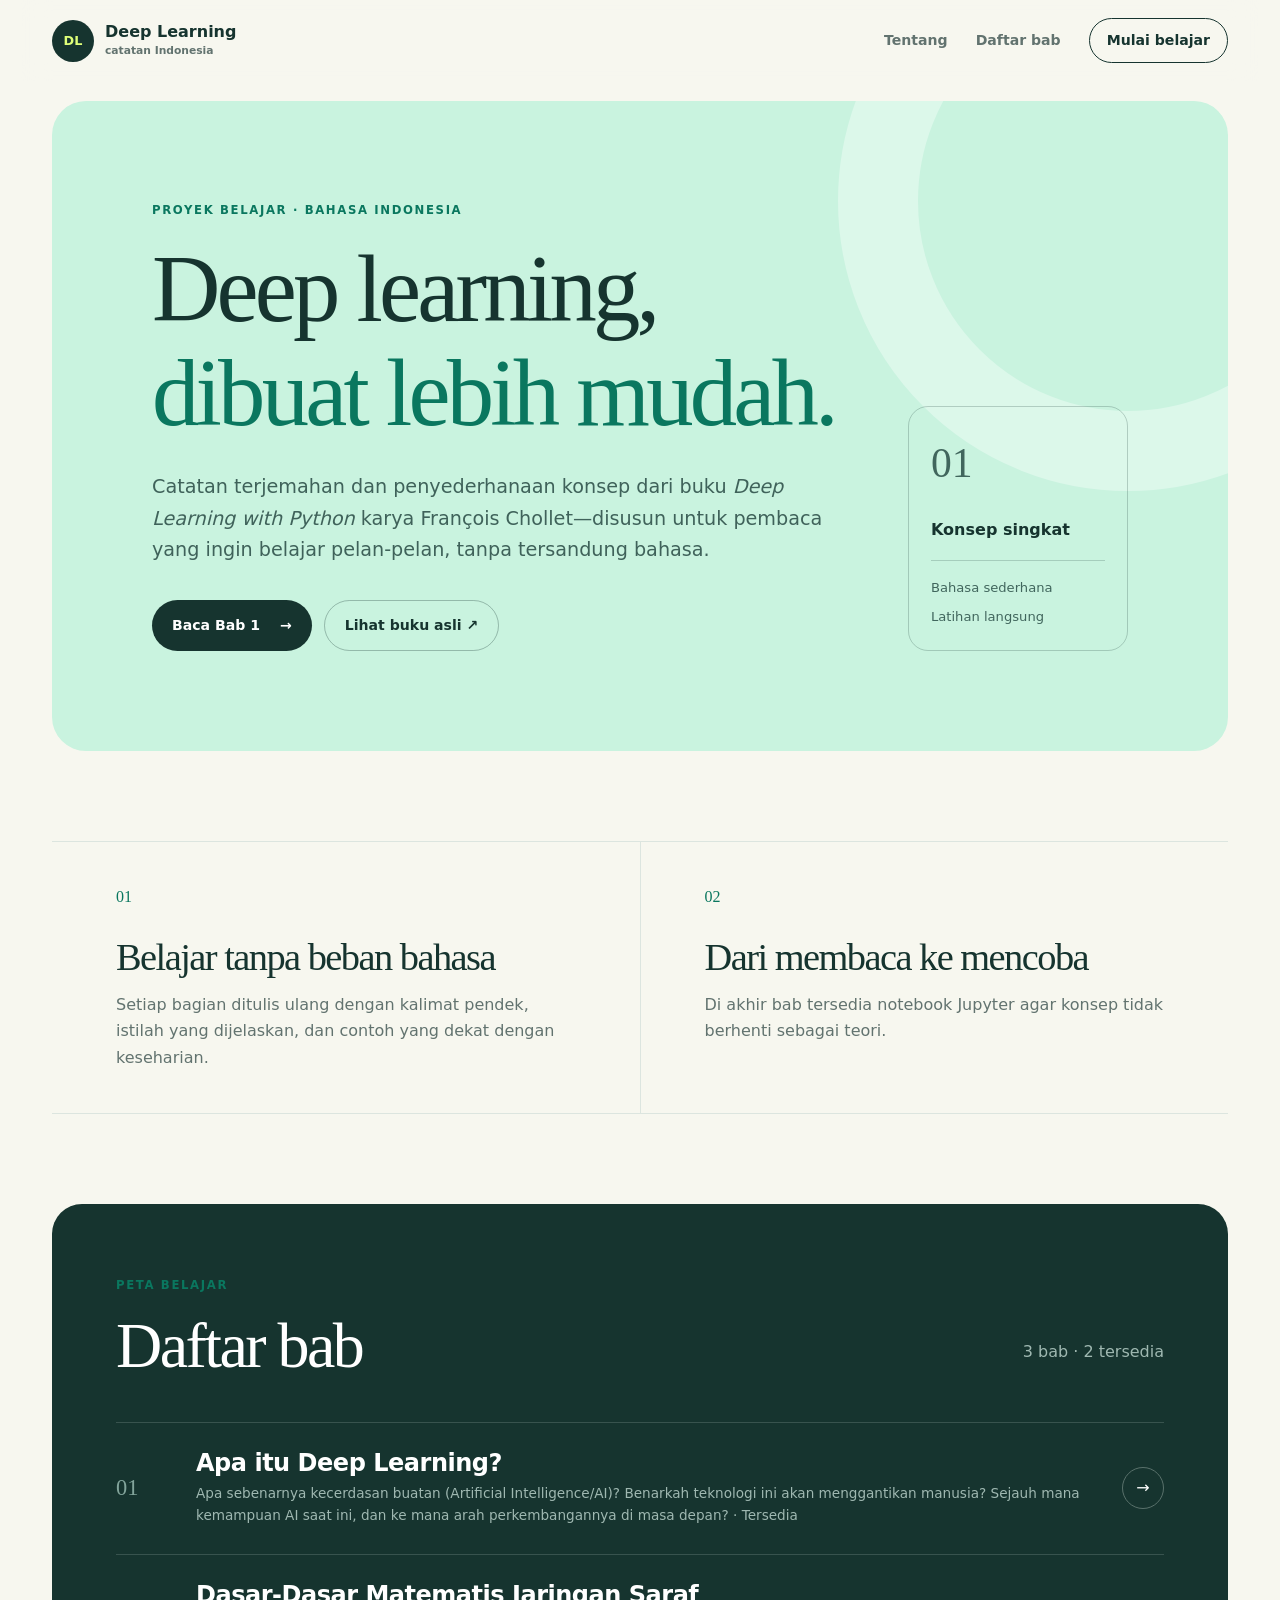
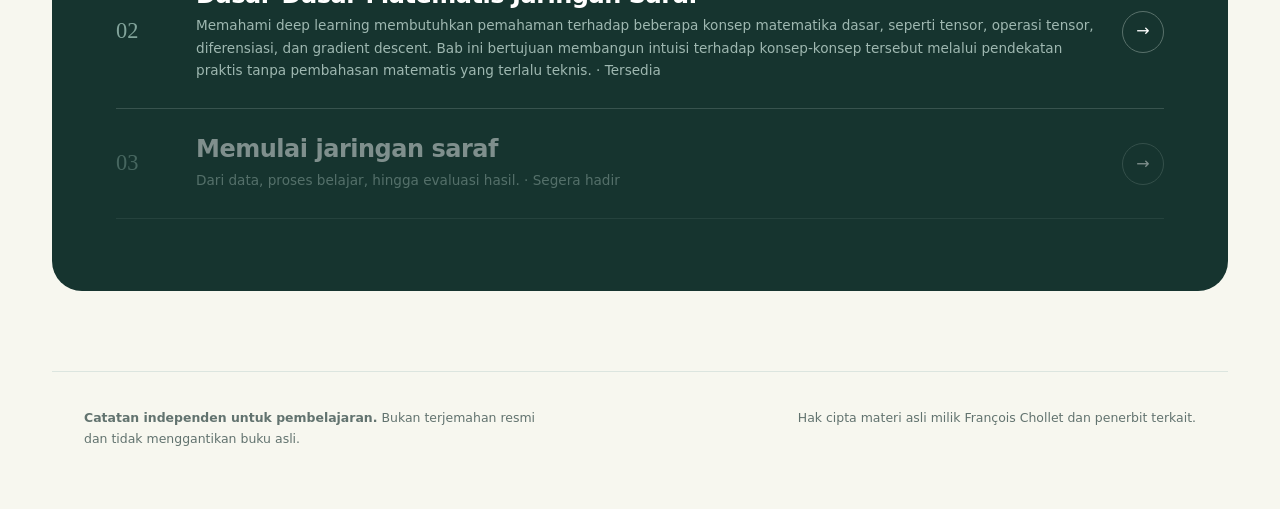
<file: index.html>
<!doctype html>
<html lang="id">
<head>
  <meta charset="utf-8">
  <meta name="viewport" content="width=device-width, initial-scale=1">
  <meta name="description" content="Catatan belajar Deep Learning with Python dalam bahasa Indonesia yang sederhana.">
  <title>Deep Learning dengan Python — Catatan Indonesia</title>
  <link rel="stylesheet" href="styles.css?v=1.4">
  <script src="content/book-content.js?v=1.1" defer></script>
  <script src="app.js?v=1.1" defer></script>
</head>
<body>
  <header class="site-header">
    <a class="brand" href="#beranda" aria-label="Ke beranda">
      <span class="brand-mark">DL</span>
      <span>Deep Learning<br><small>catatan Indonesia</small></span>
    </a>
    <nav aria-label="Navigasi utama">
      <a href="#tentang">Tentang</a>
      <a href="#daftar-bab">Daftar bab</a>
      <a class="nav-button" href="baca.html">Mulai belajar</a>
    </nav>
  </header>

  <main id="beranda">
    <section class="hero" id="tentang">
      <div class="hero-copy">
        <p class="eyebrow">Proyek belajar · Bahasa Indonesia</p>
        <h1>Deep learning,<br><span>dibuat lebih mudah.</span></h1>
        <p class="hero-lead">Catatan terjemahan dan penyederhanaan konsep dari buku <em>Deep Learning with Python</em> karya François Chollet—disusun untuk pembaca yang ingin belajar pelan-pelan, tanpa tersandung bahasa.</p>
        <div class="hero-actions">
          <a class="button primary" href="baca.html?bab=bab-1">Baca Bab 1 <span>→</span></a>
          <a class="button secondary" href="https://deeplearningwithpython.io/" target="_blank" rel="noopener noreferrer">Lihat buku asli ↗</a>
        </div>
      </div>
      <aside class="hero-note" aria-label="Prinsip belajar">
        <span class="note-number">01</span>
        <p>Konsep singkat</p>
        <span class="note-line"></span>
        <span>Bahasa sederhana</span>
        <span>Latihan langsung</span>
      </aside>
    </section>

    <section class="intro-grid" aria-label="Tentang proyek">
      <article>
        <span class="section-number">01</span>
        <h2>Belajar tanpa beban bahasa</h2>
        <p>Setiap bagian ditulis ulang dengan kalimat pendek, istilah yang dijelaskan, dan contoh yang dekat dengan keseharian.</p>
      </article>
      <article>
        <span class="section-number">02</span>
        <h2>Dari membaca ke mencoba</h2>
        <p>Di akhir bab tersedia notebook Jupyter agar konsep tidak berhenti sebagai teori.</p>
      </article>
    </section>

    <section class="chapters-section" id="daftar-bab">
      <div class="section-heading">
        <div>
          <p class="eyebrow">Peta belajar</p>
          <h2>Daftar bab</h2>
        </div>
        <p id="chapter-count">Memuat konten…</p>
      </div>
      <div class="chapter-list" id="chapter-list"></div>
    </section>
  </main>

  <footer>
    <p><strong>Catatan independen untuk pembelajaran.</strong> Bukan terjemahan resmi dan tidak menggantikan buku asli.</p>
    <p>Hak cipta materi asli milik François Chollet dan penerbit terkait.</p>
  </footer>
</body>
</html>
</file>
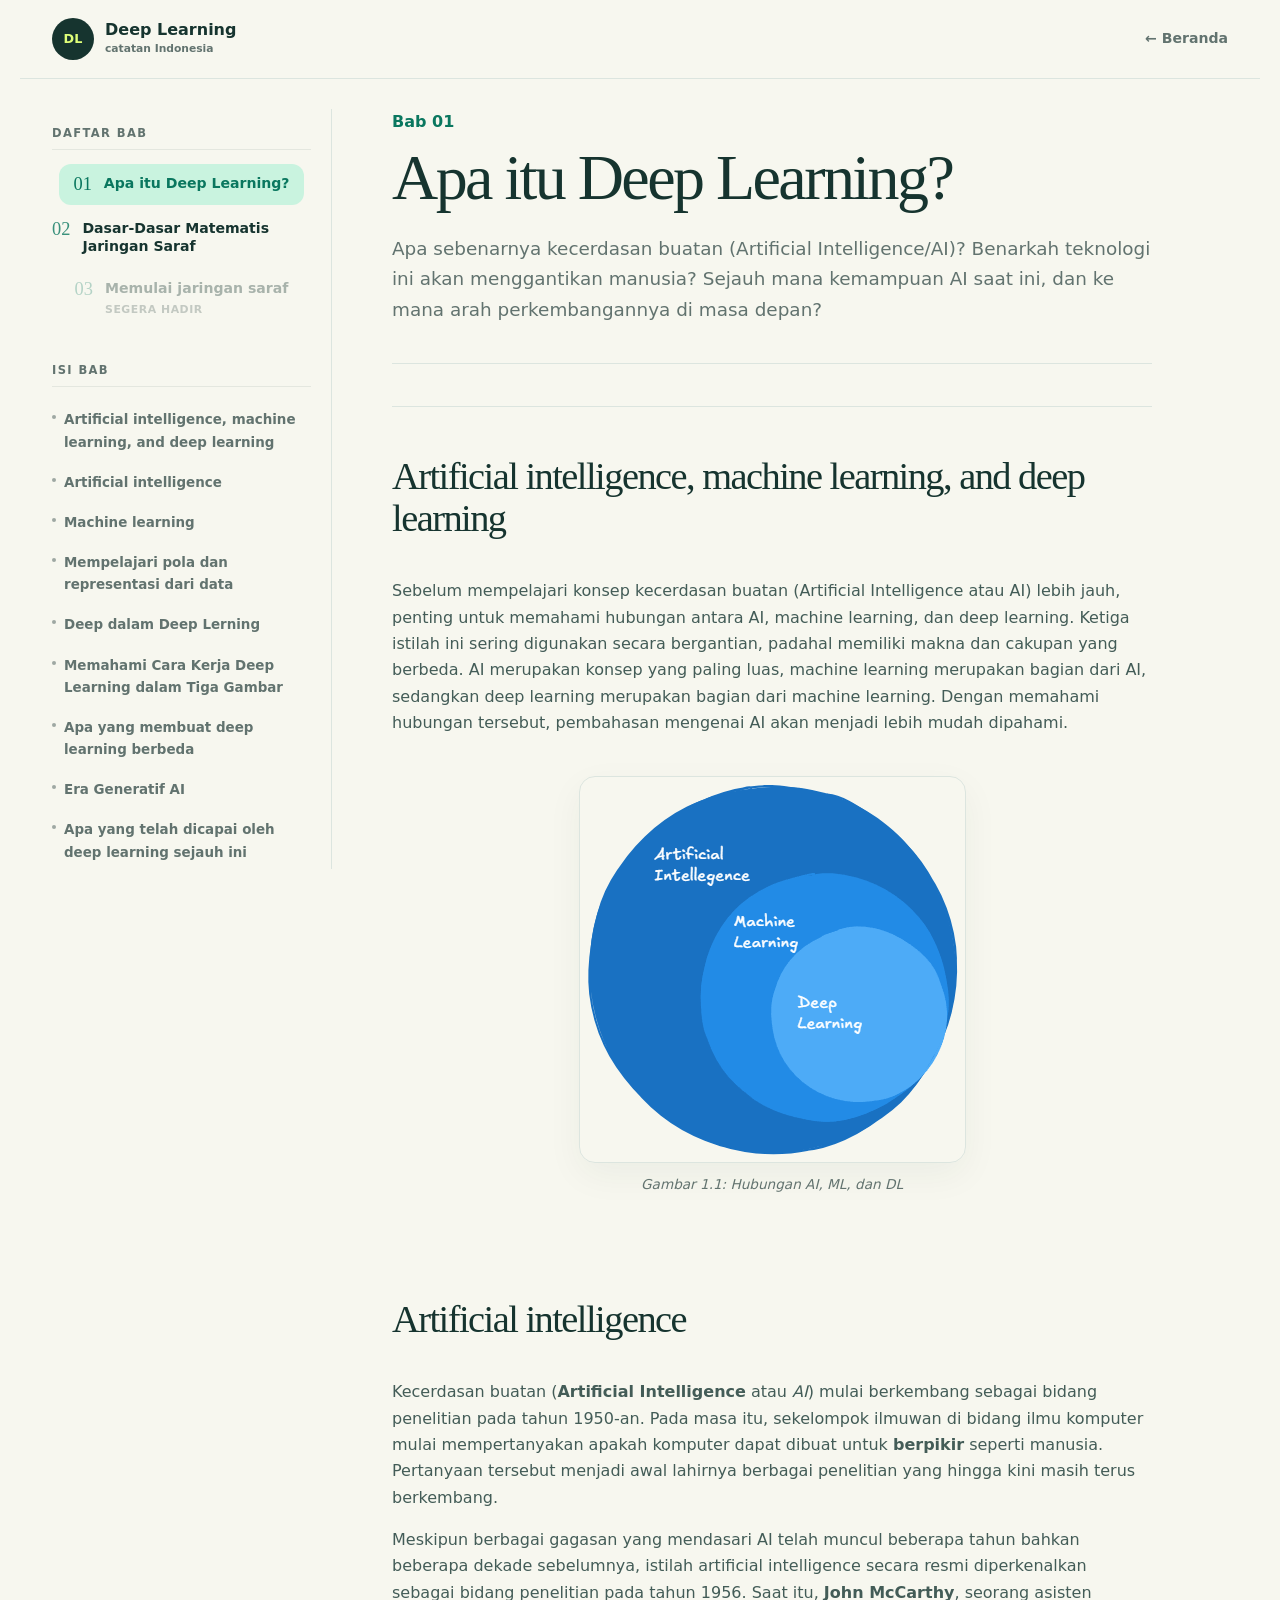
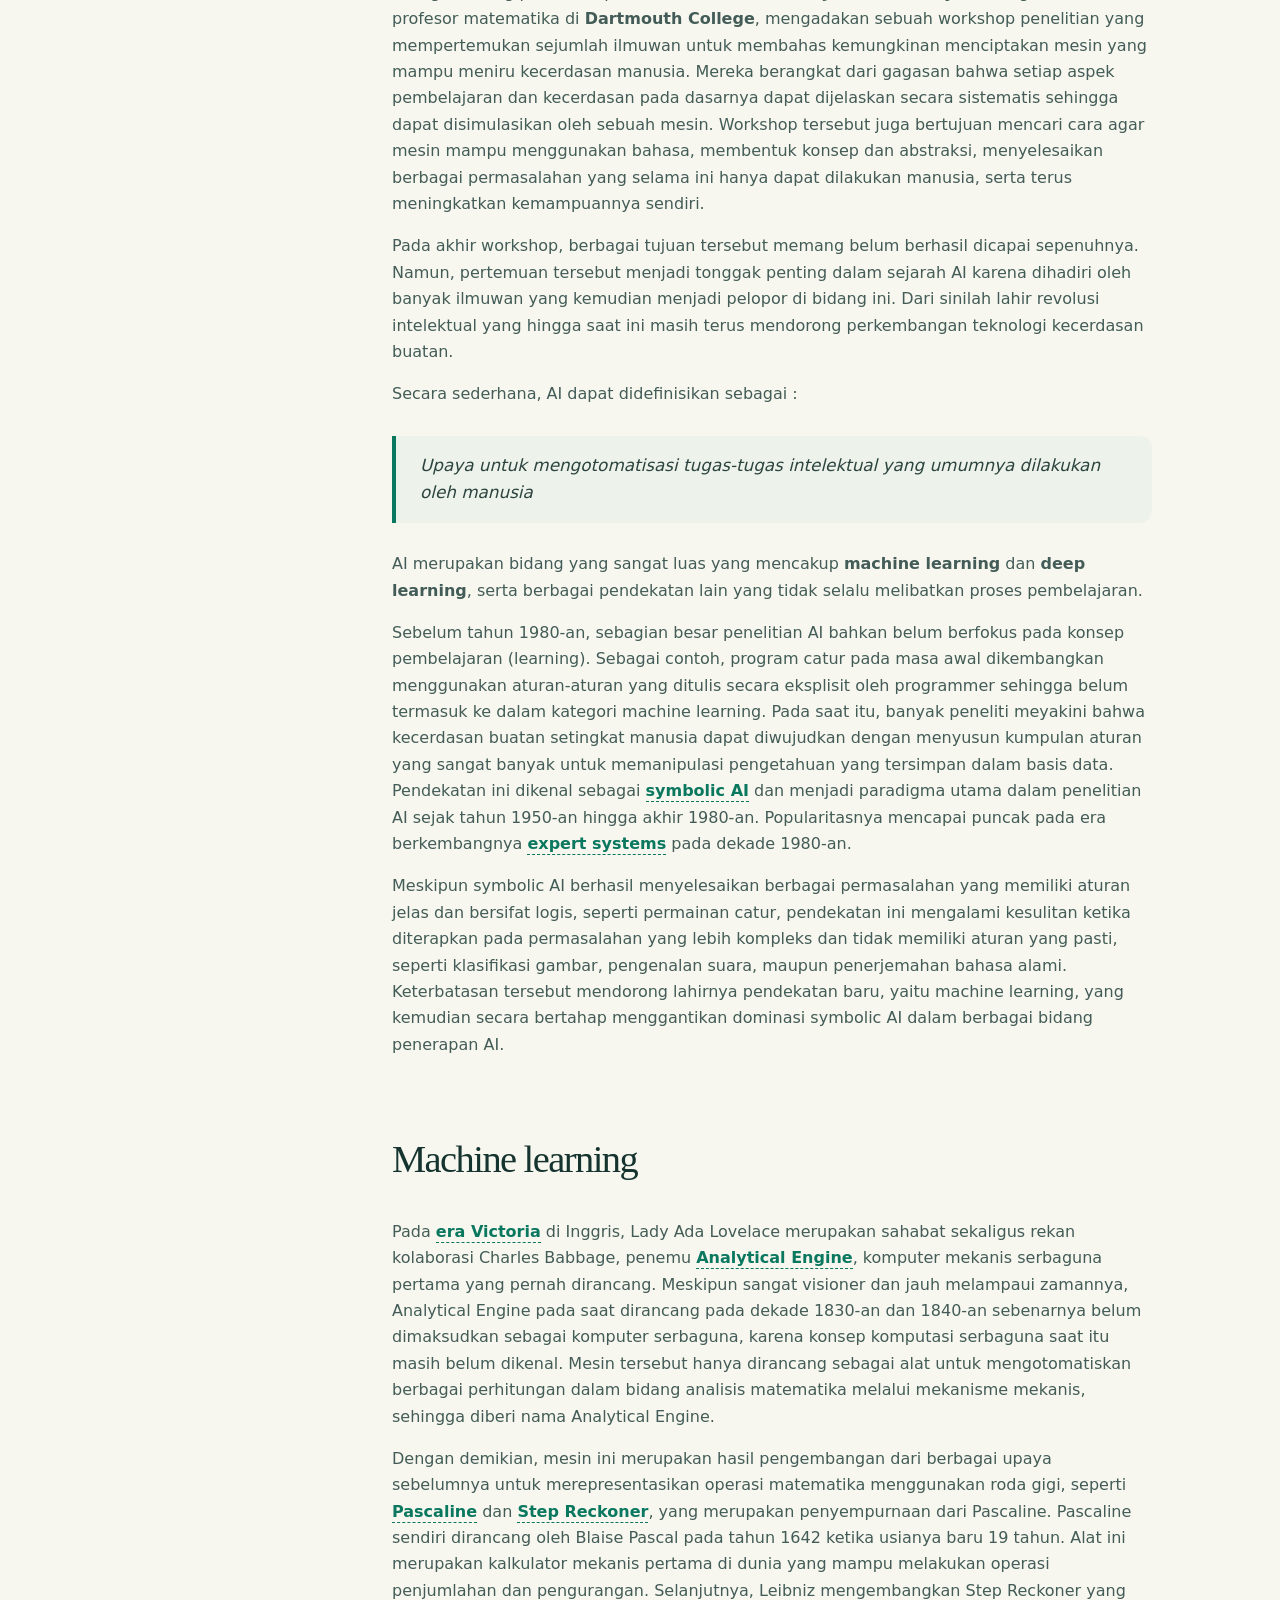
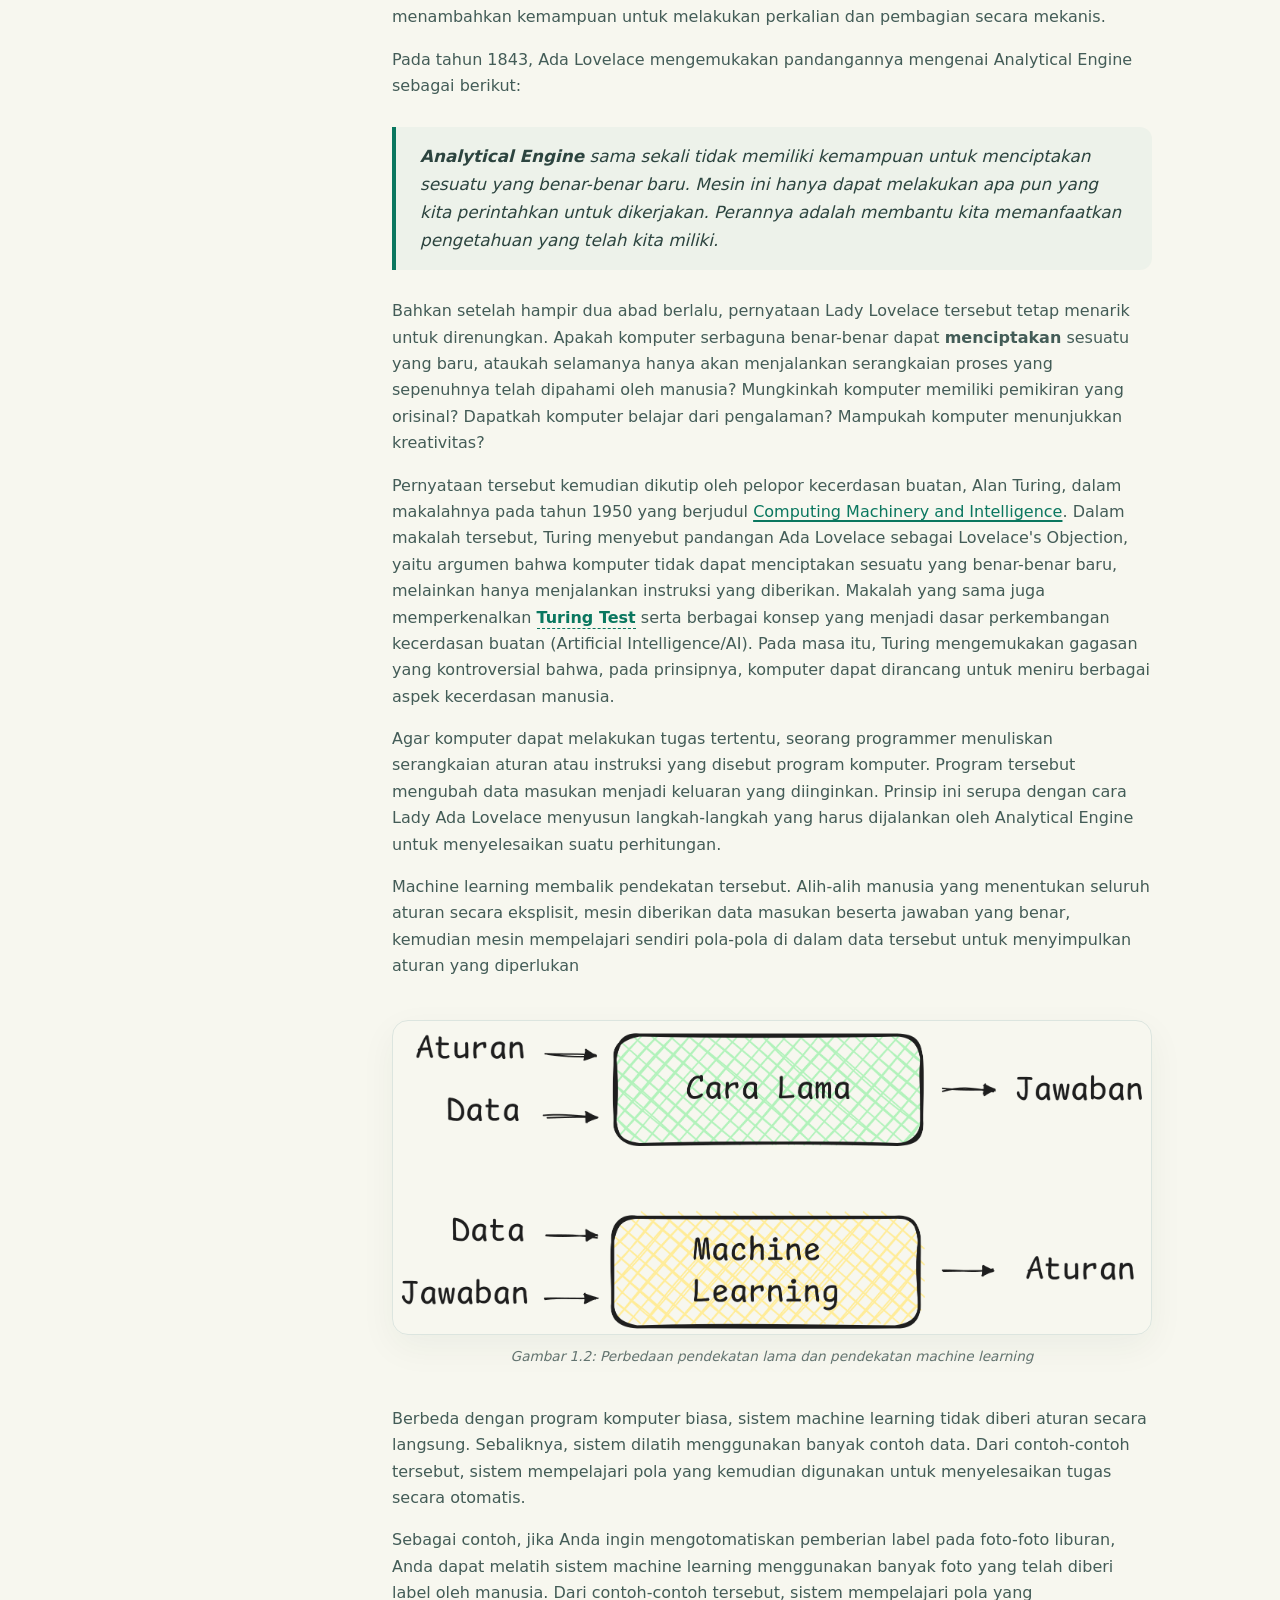
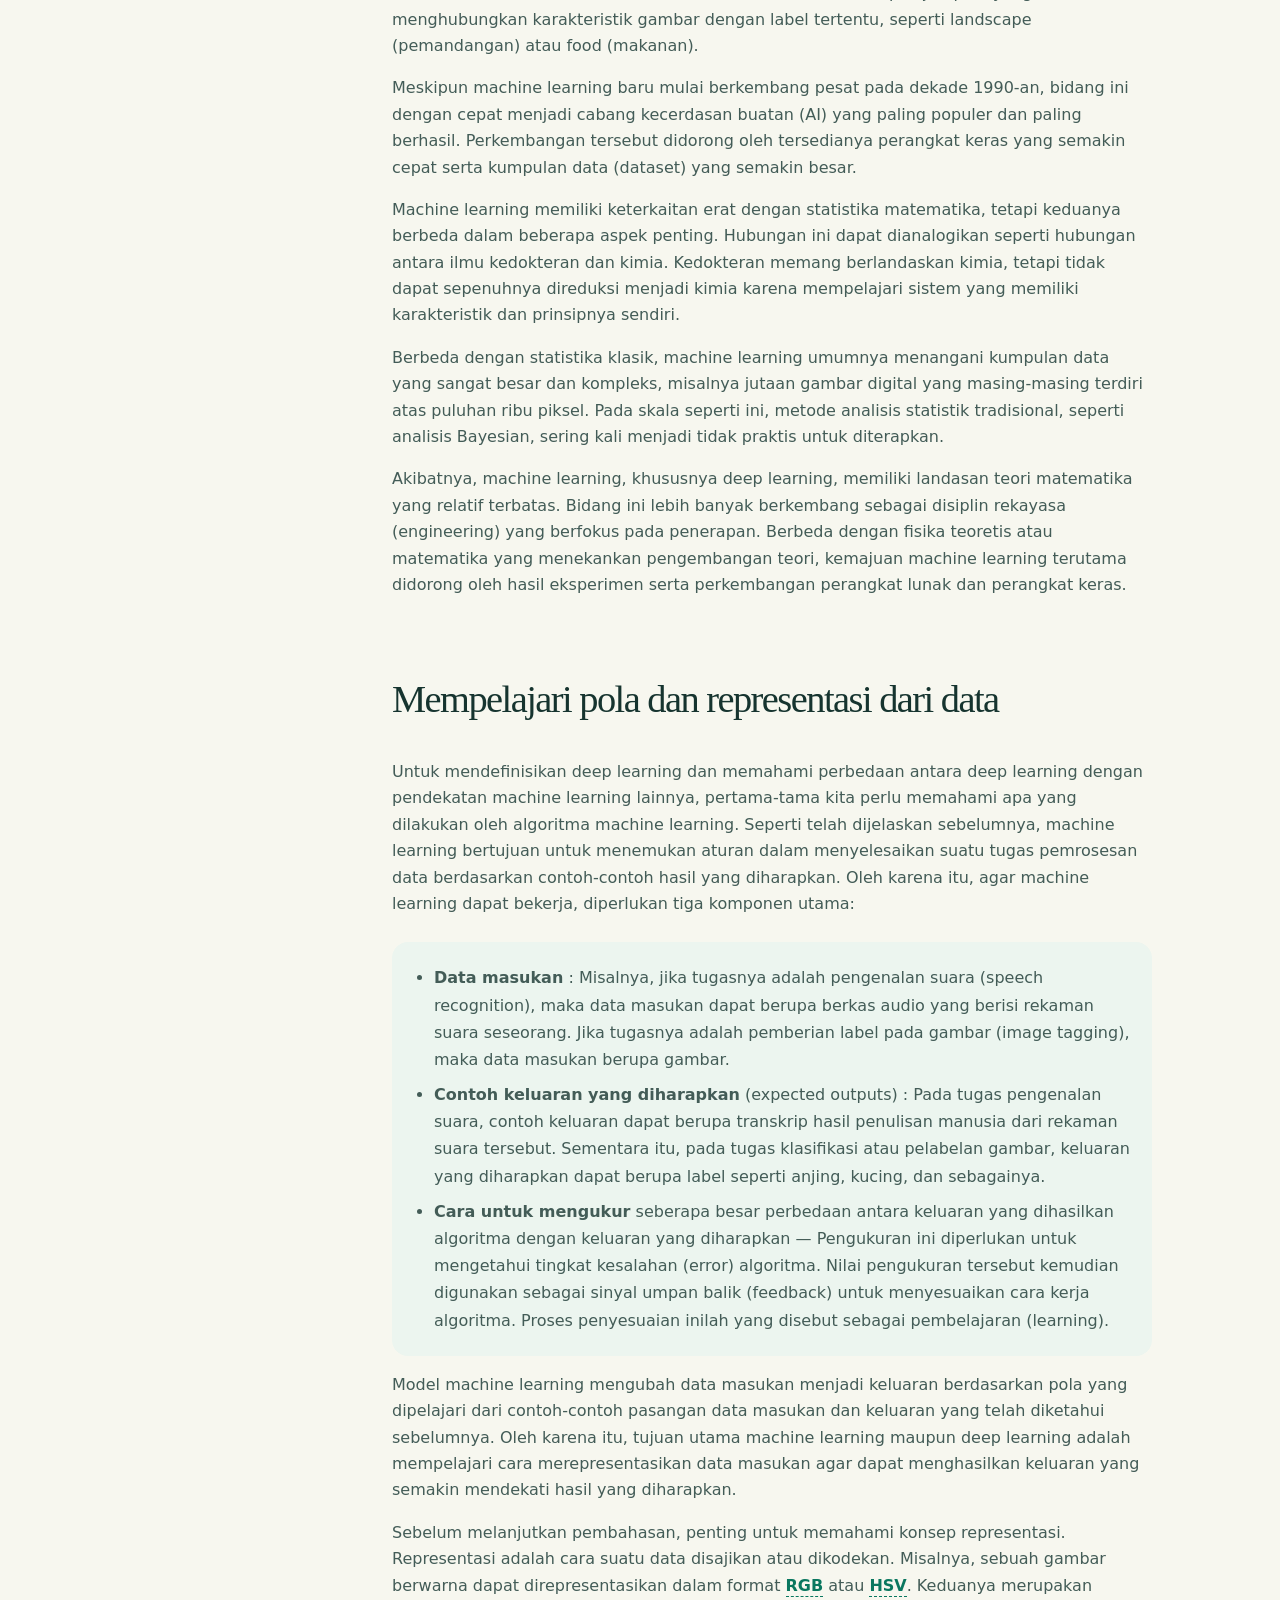
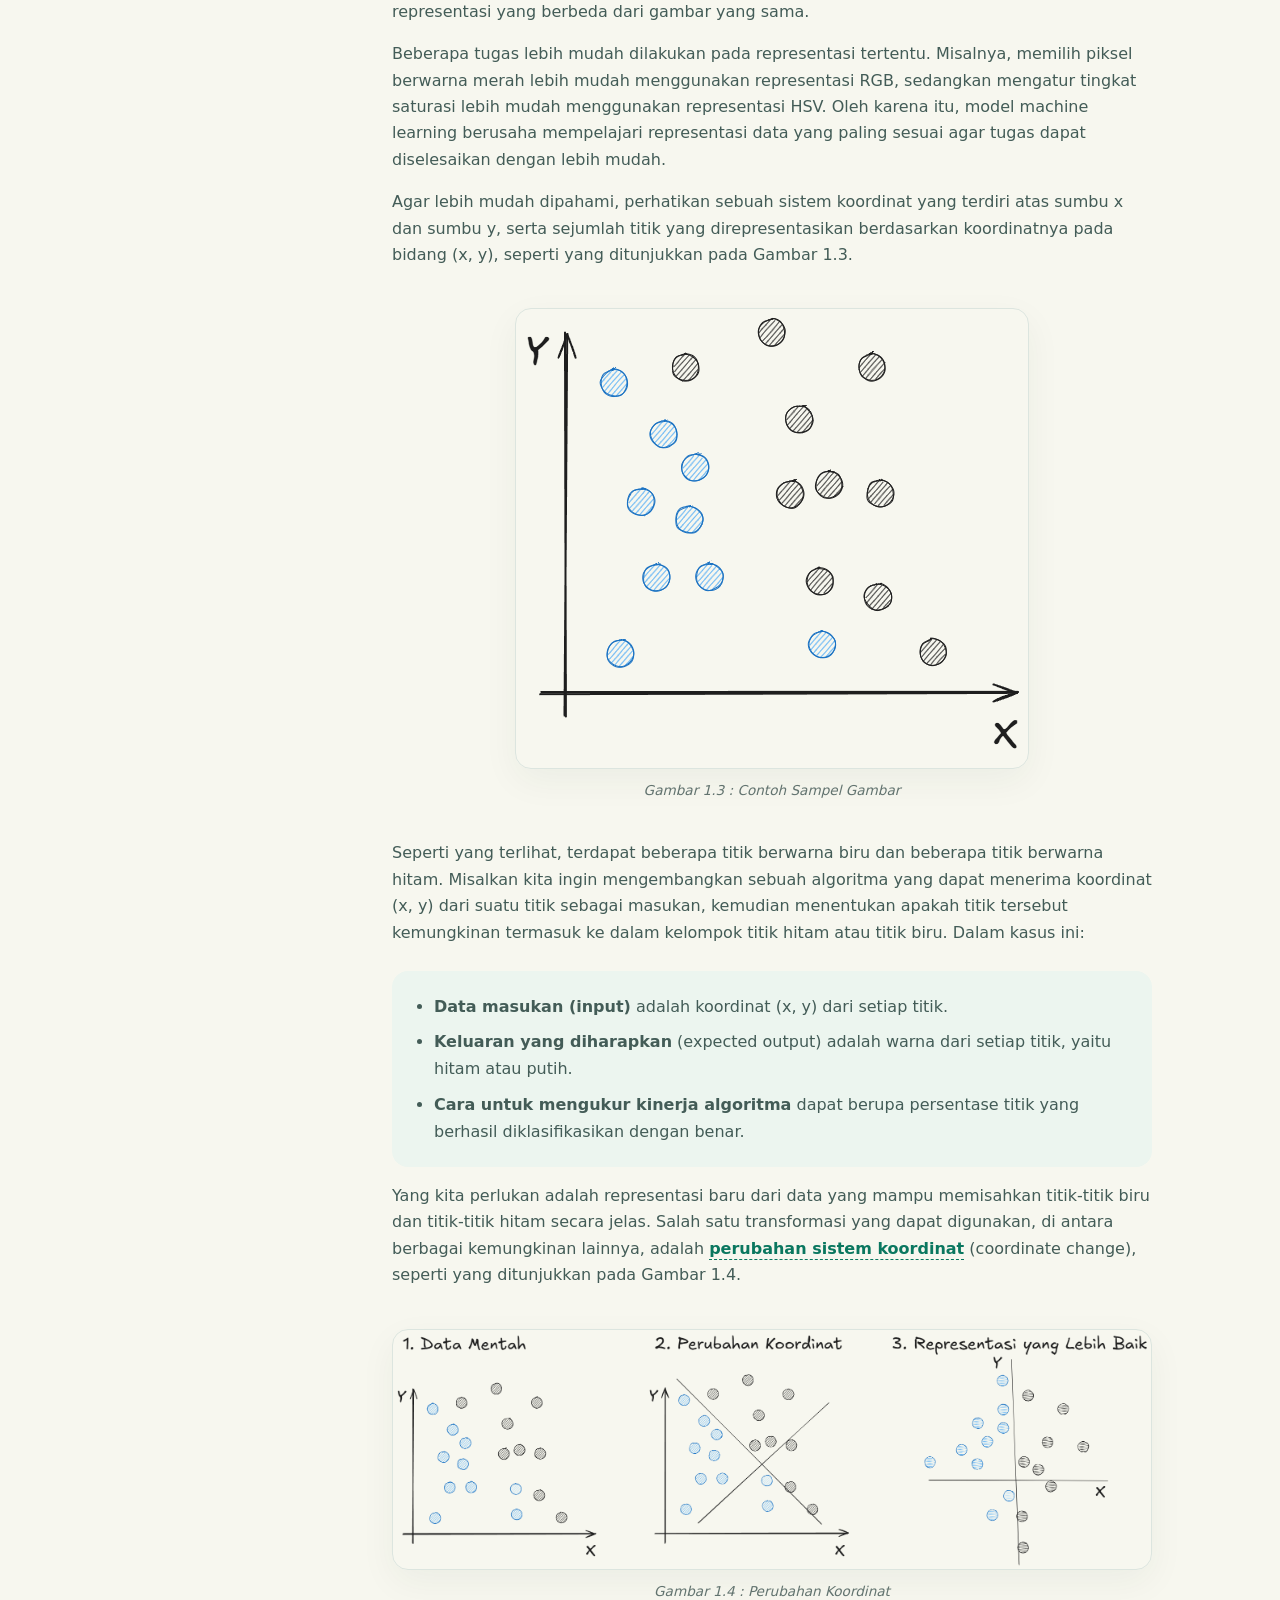
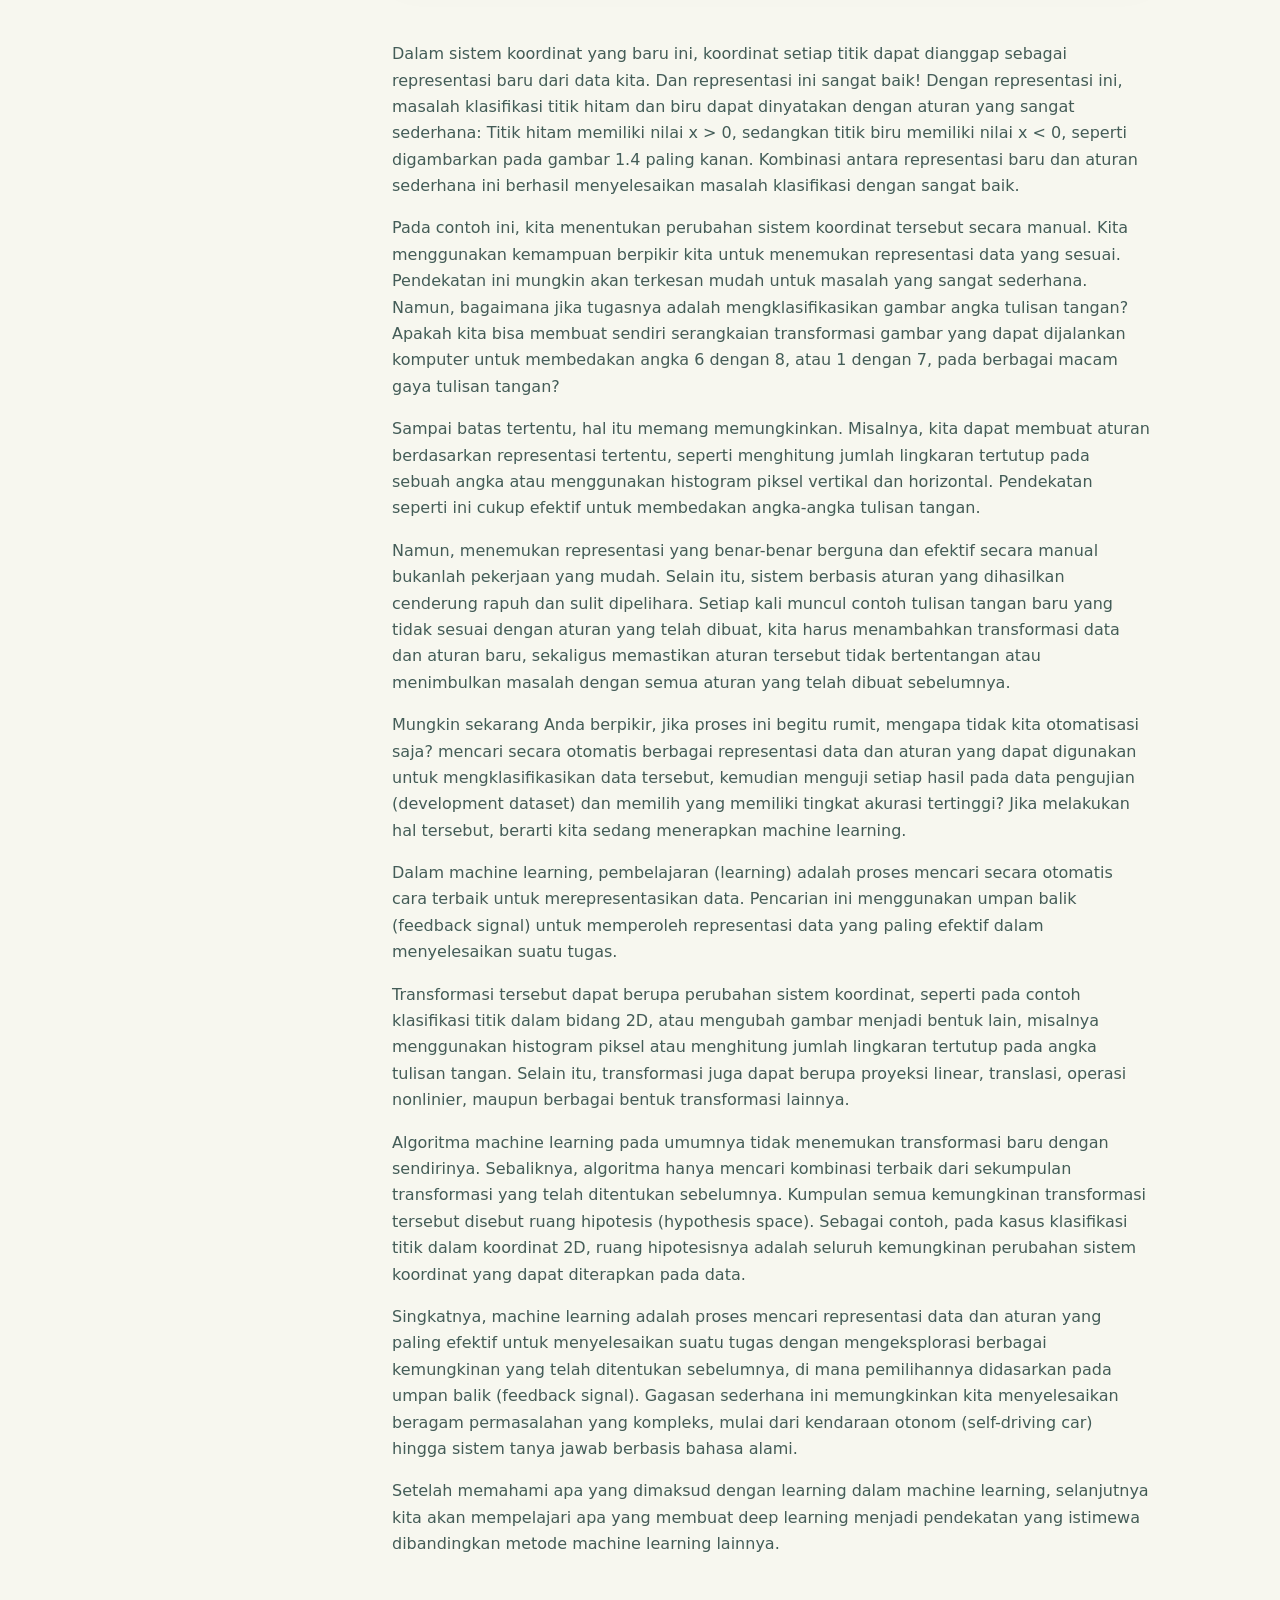
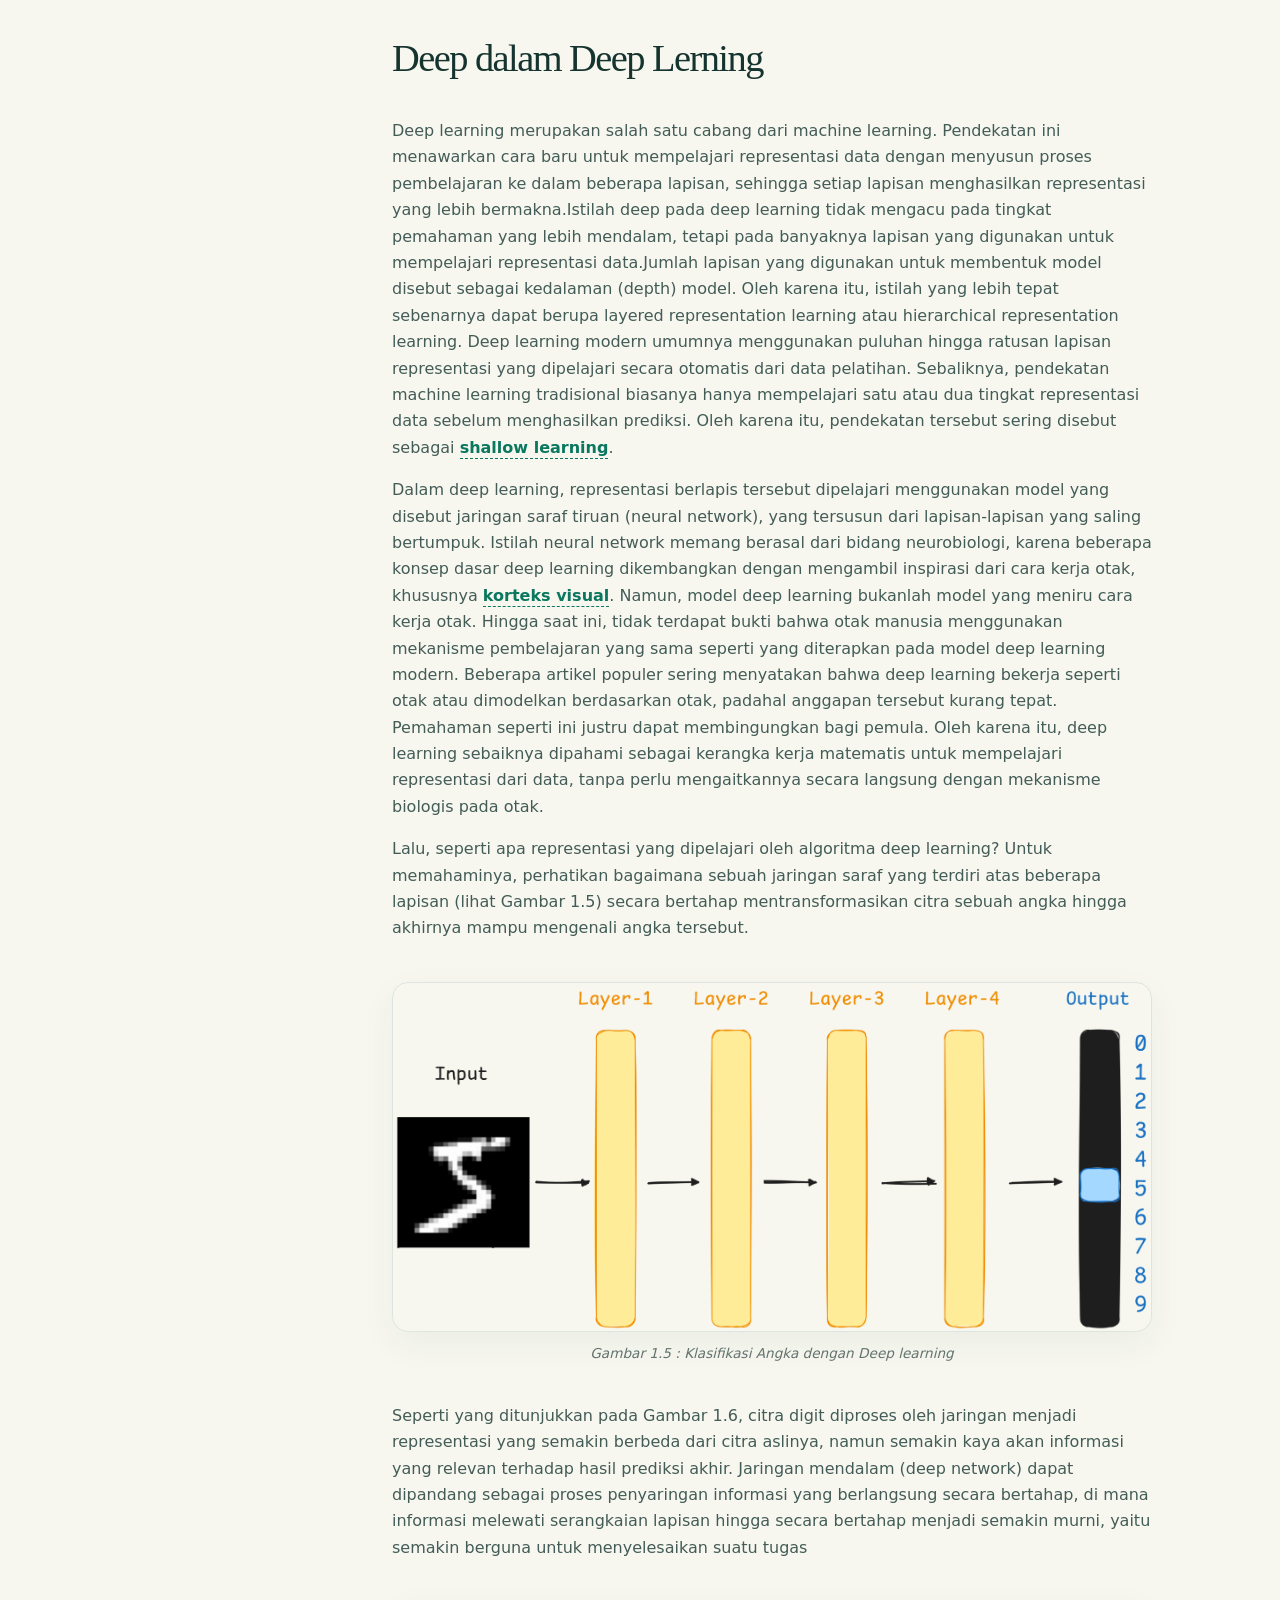
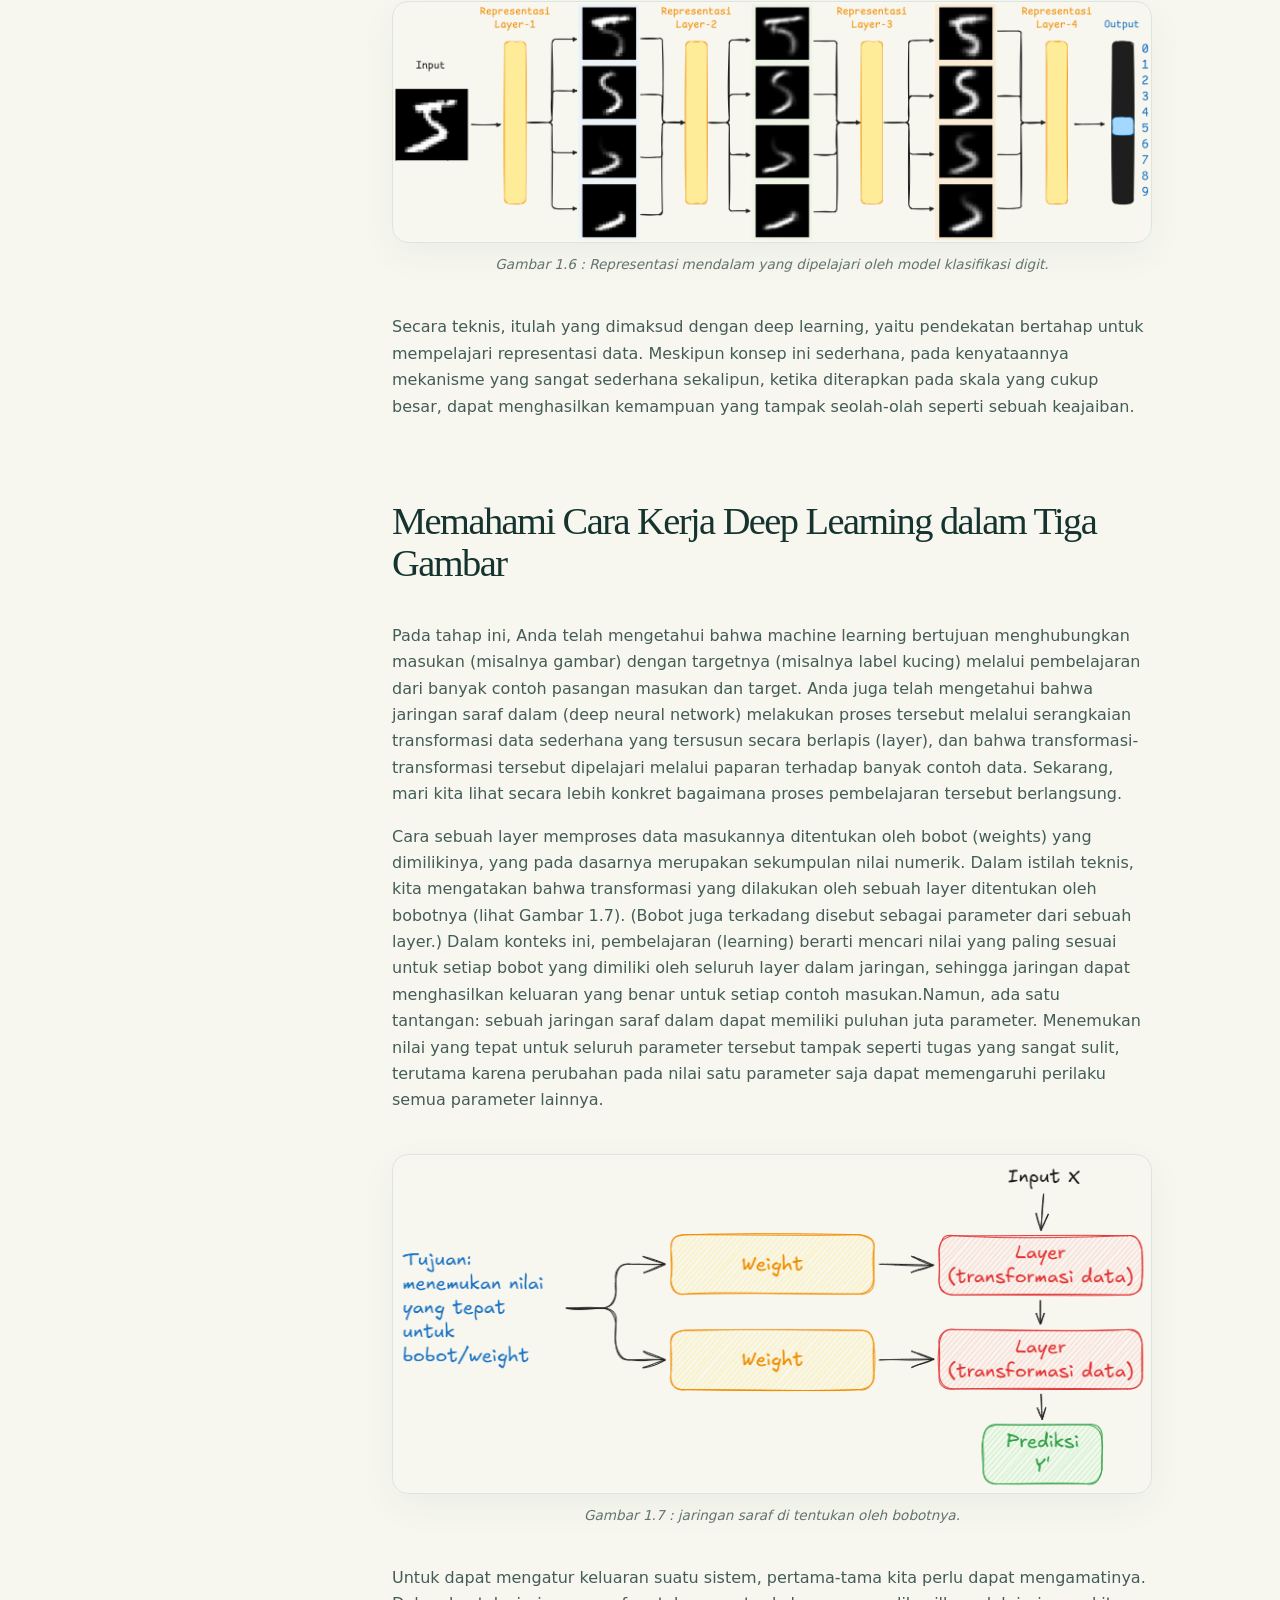
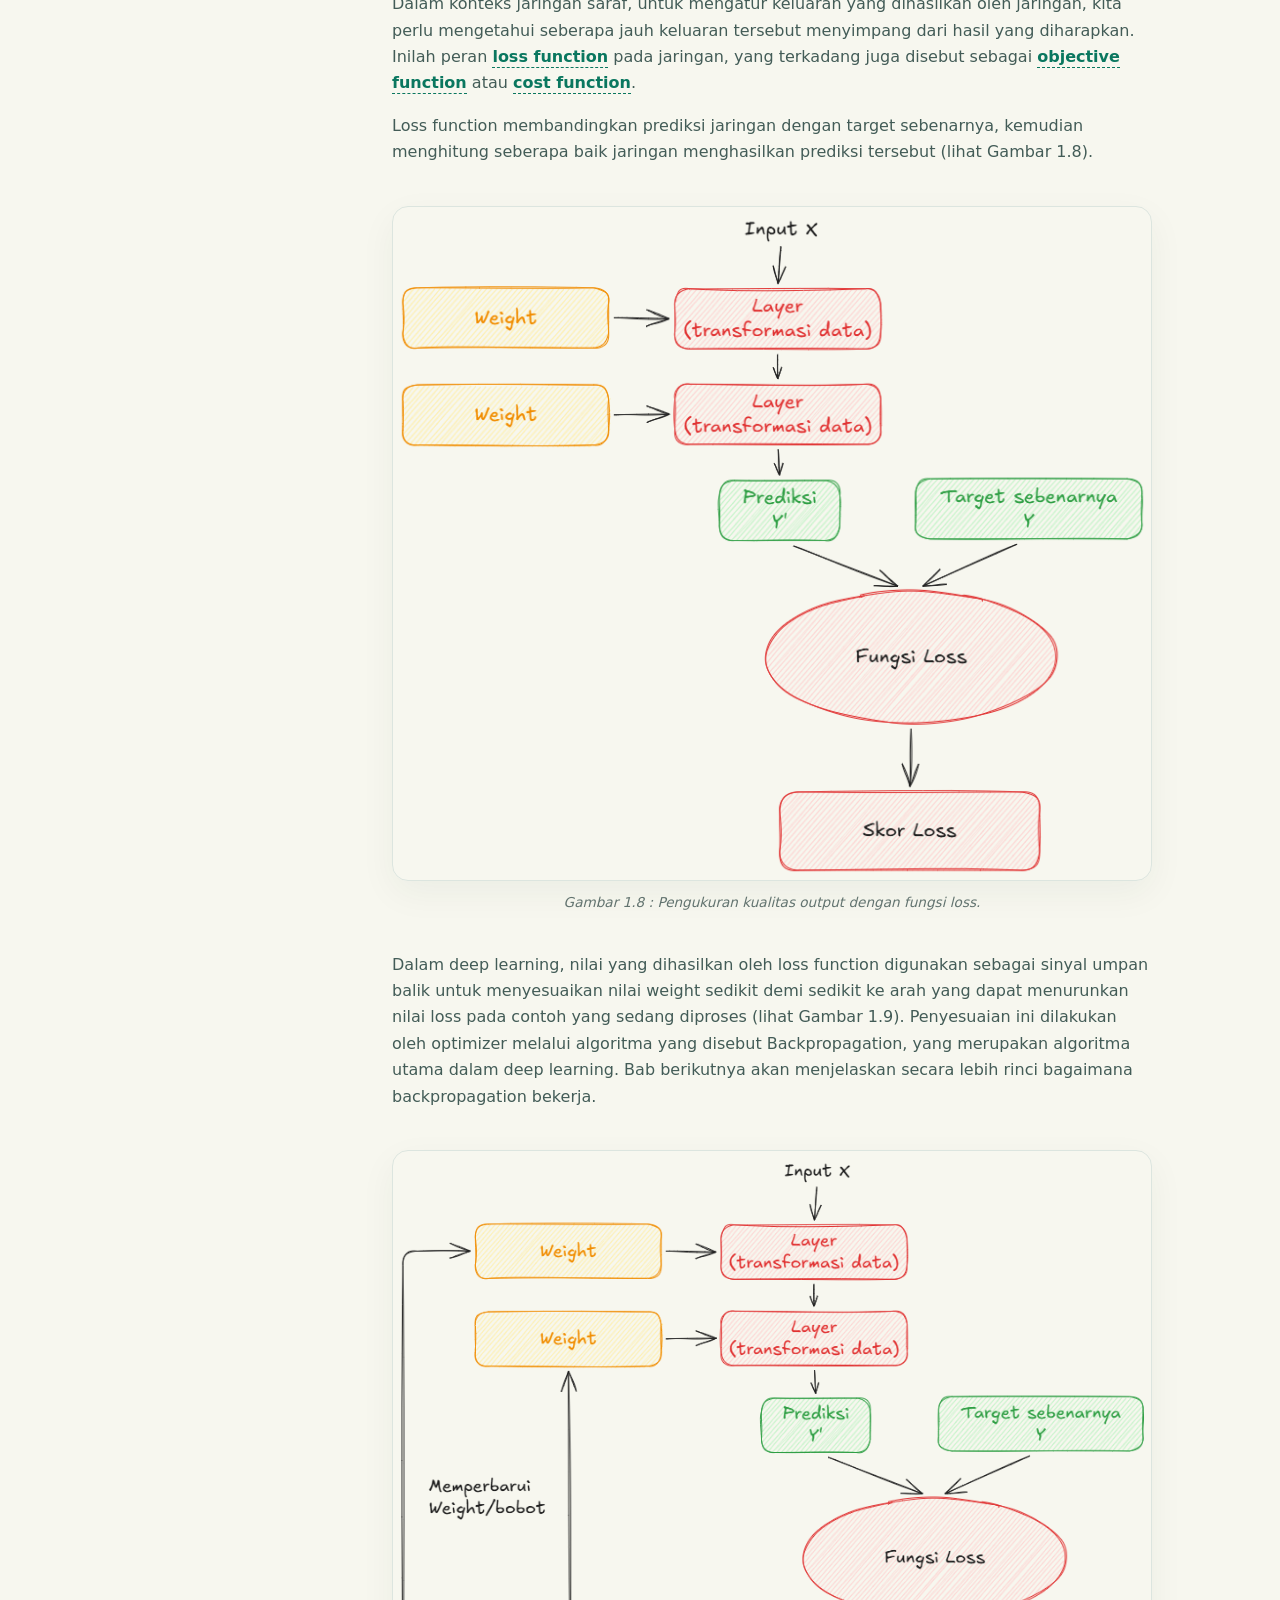
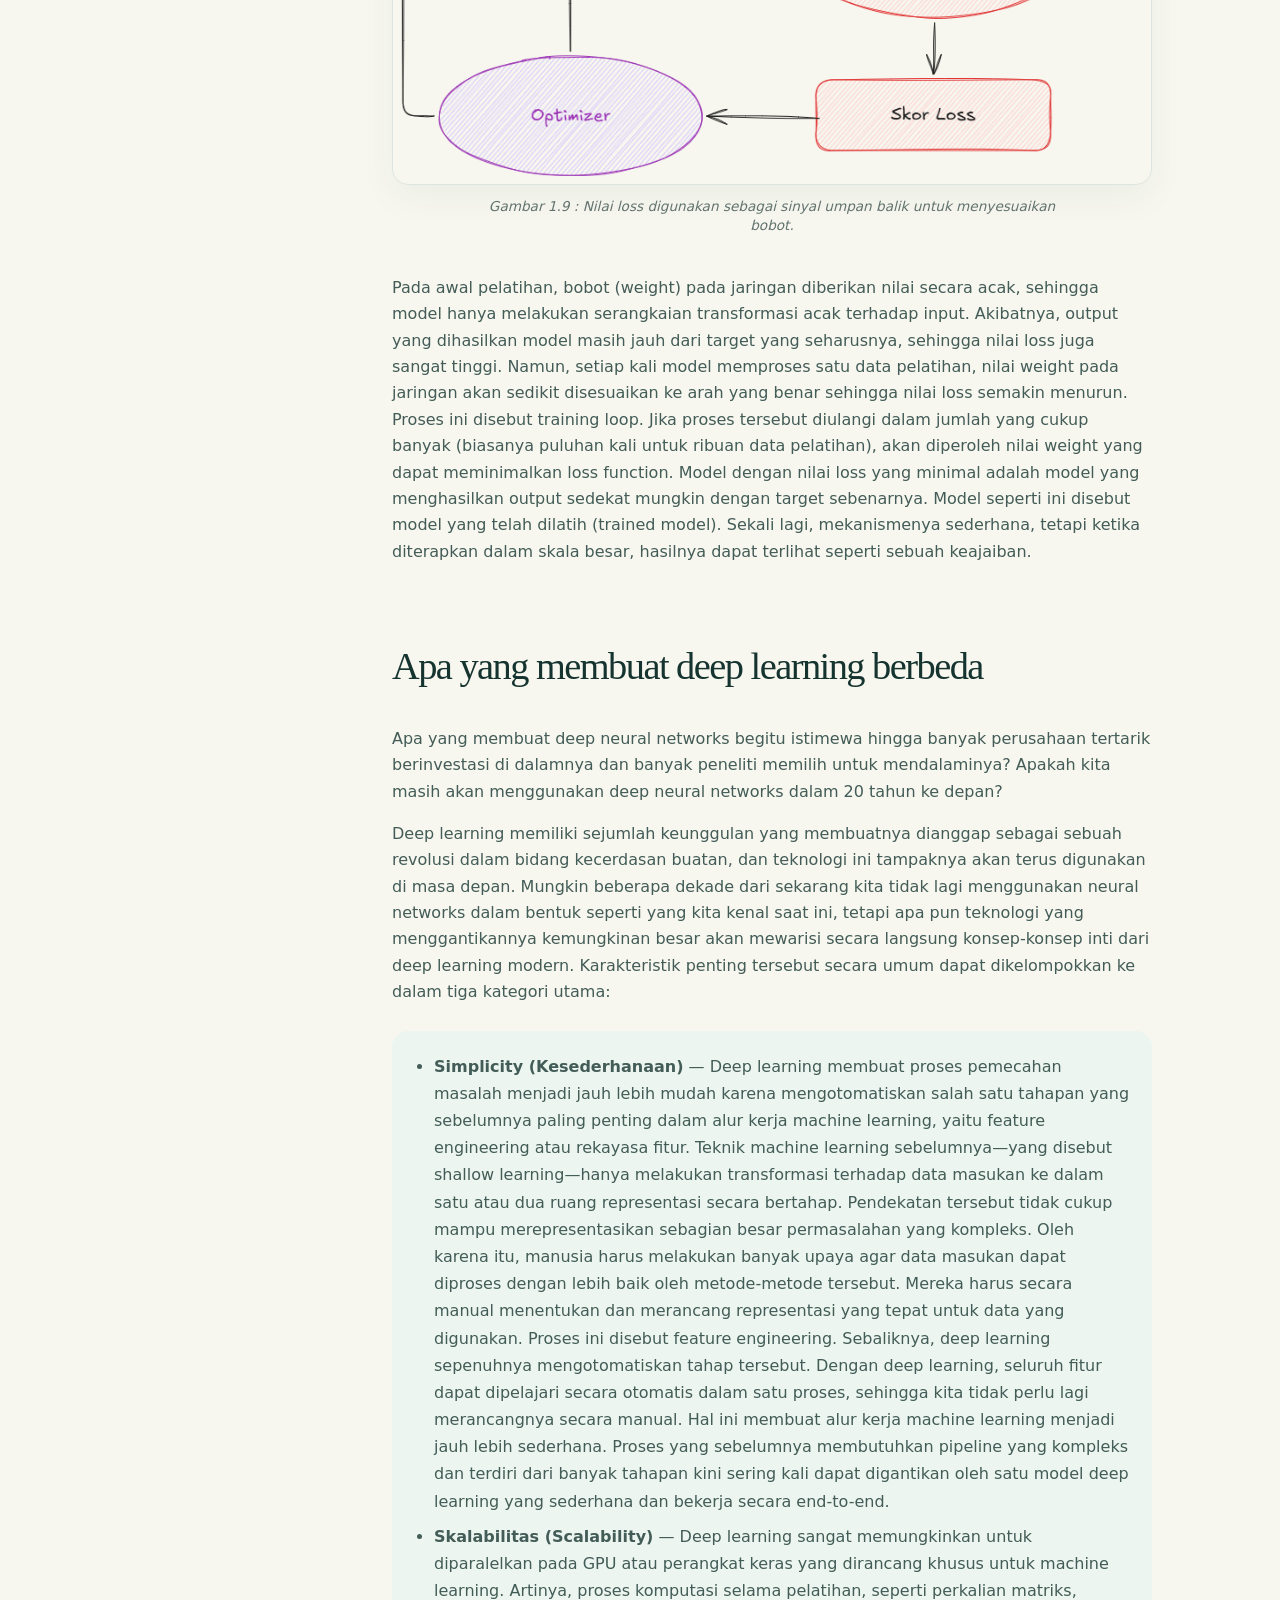
<file: bab-01.html>
<!doctype html>
<html lang="id">
<head>
  <meta charset="utf-8">
  <meta http-equiv="refresh" content="0; url=baca.html?bab=bab-1">
  <title>Membuka Bab 1…</title>
</head>
<body>
  <p>Bab 1 kini berada di <a href="baca.html?bab=bab-1">halaman baca</a>.</p>
</body>
</html>
</file>
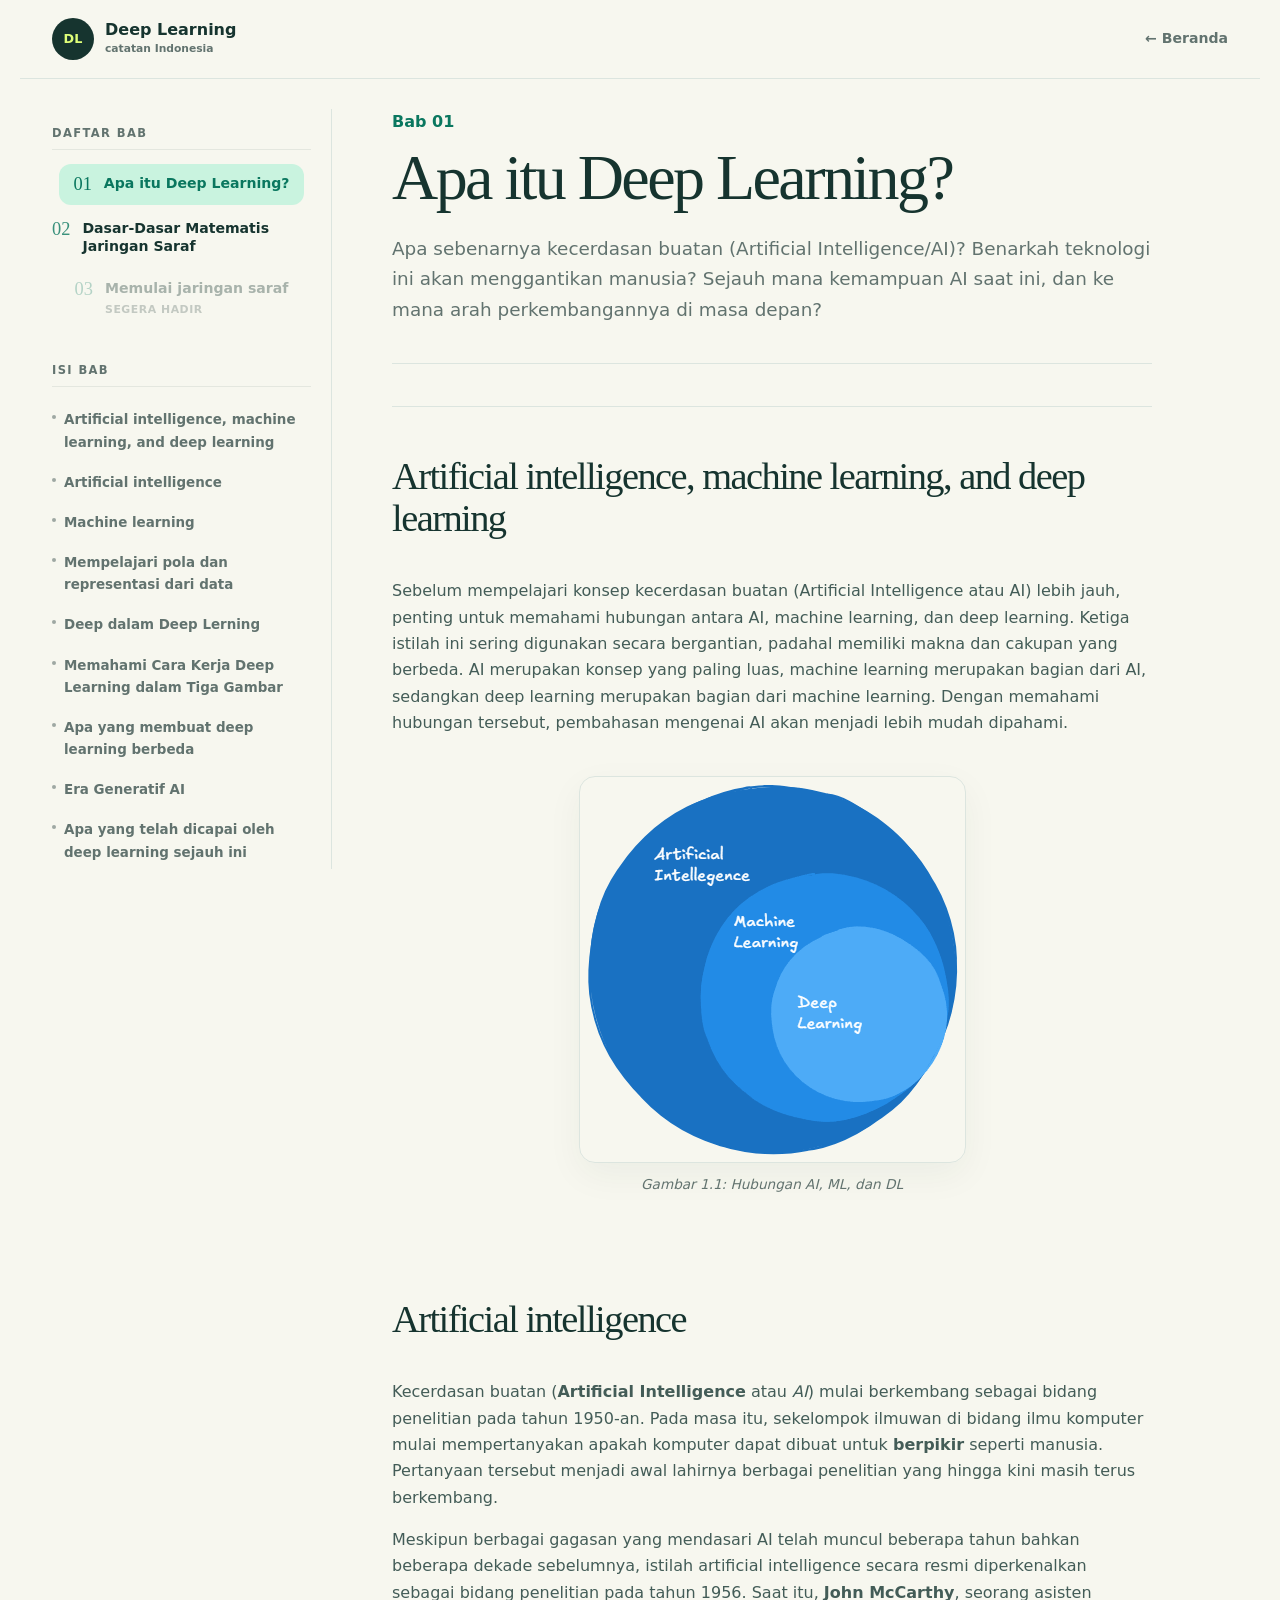
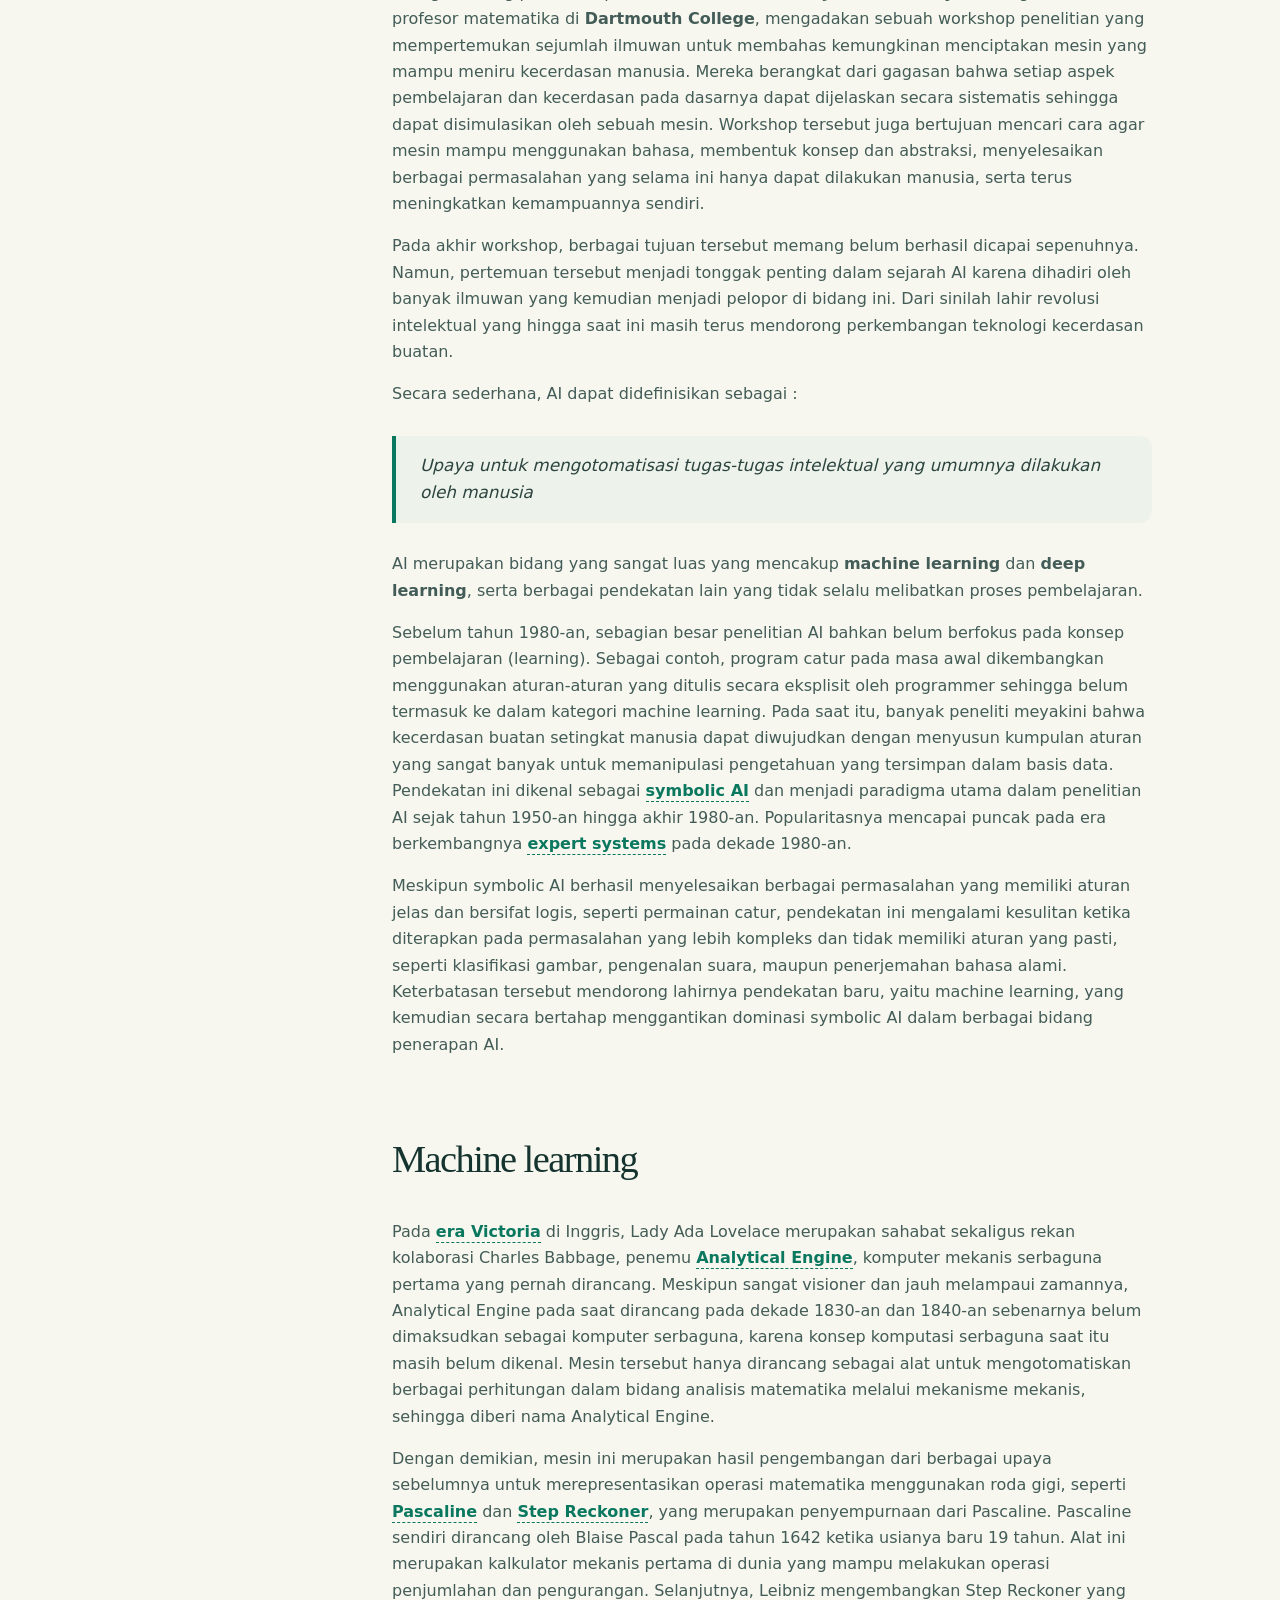
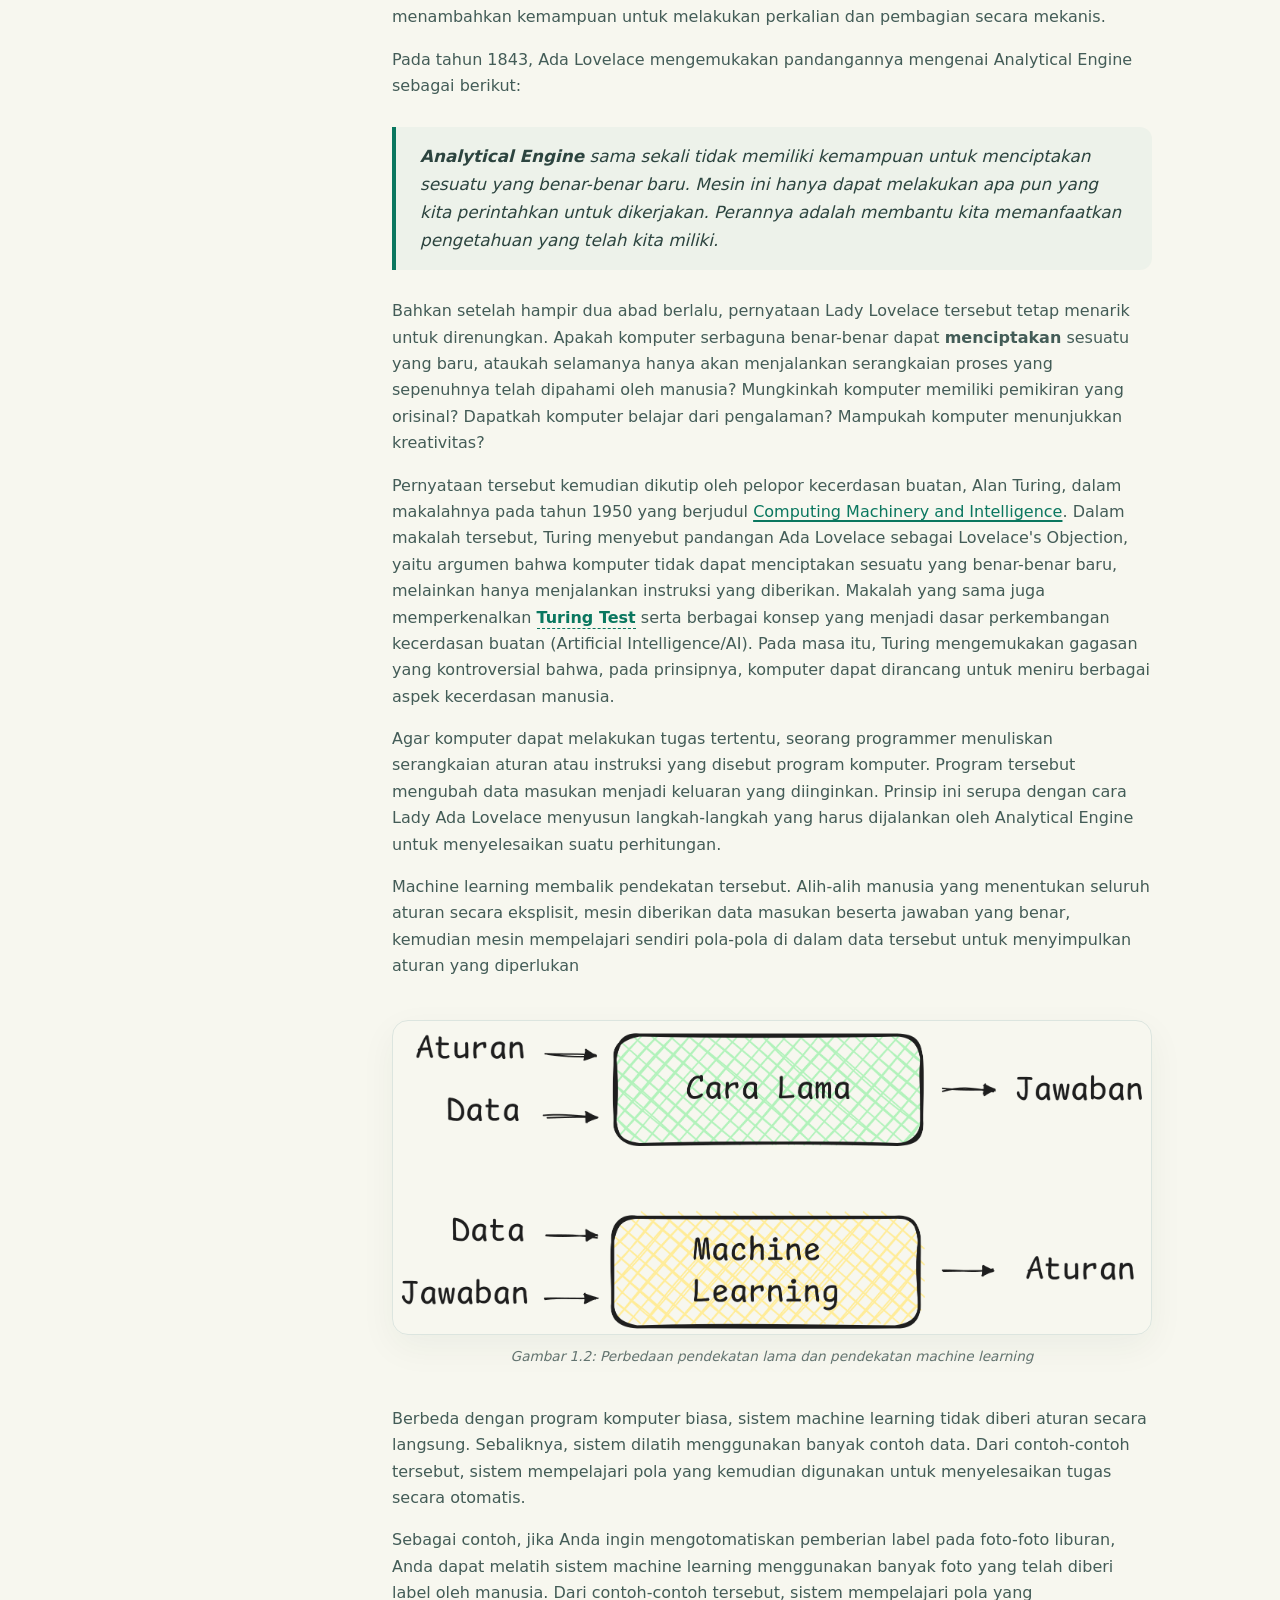
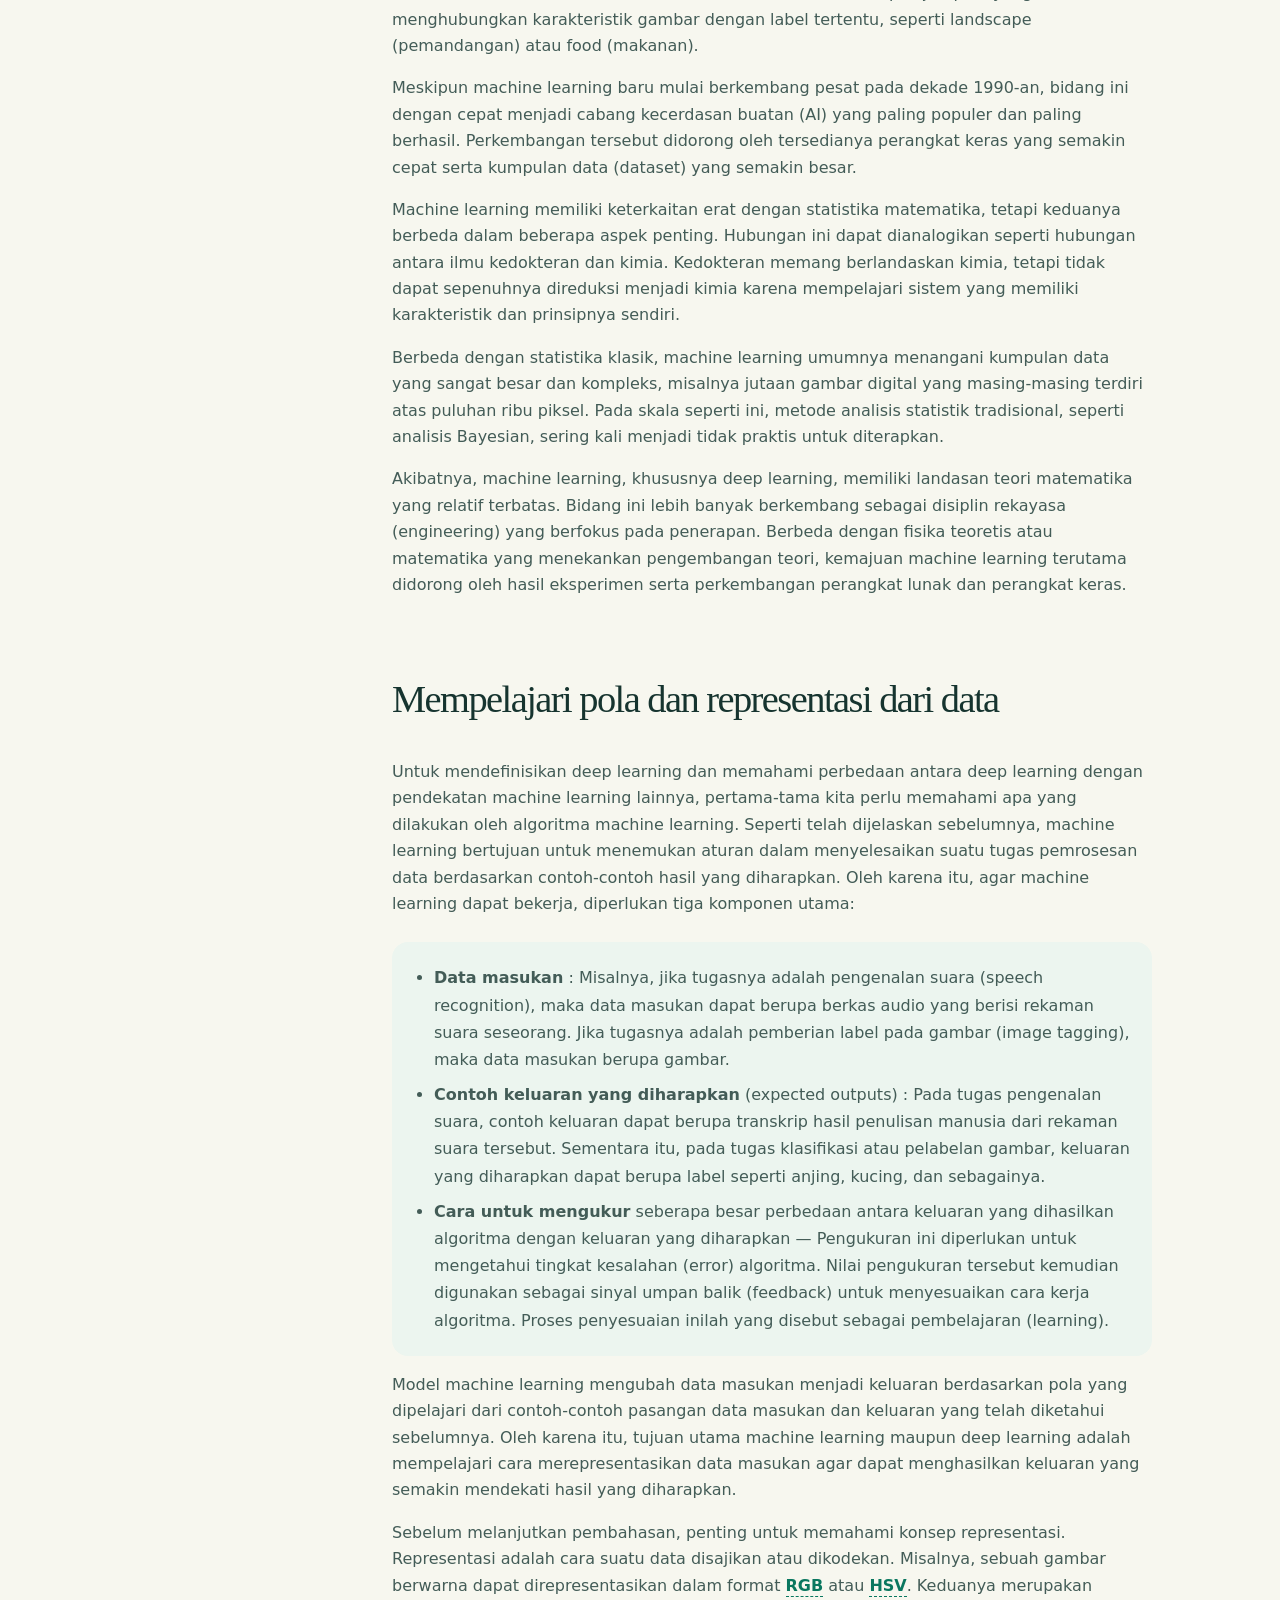
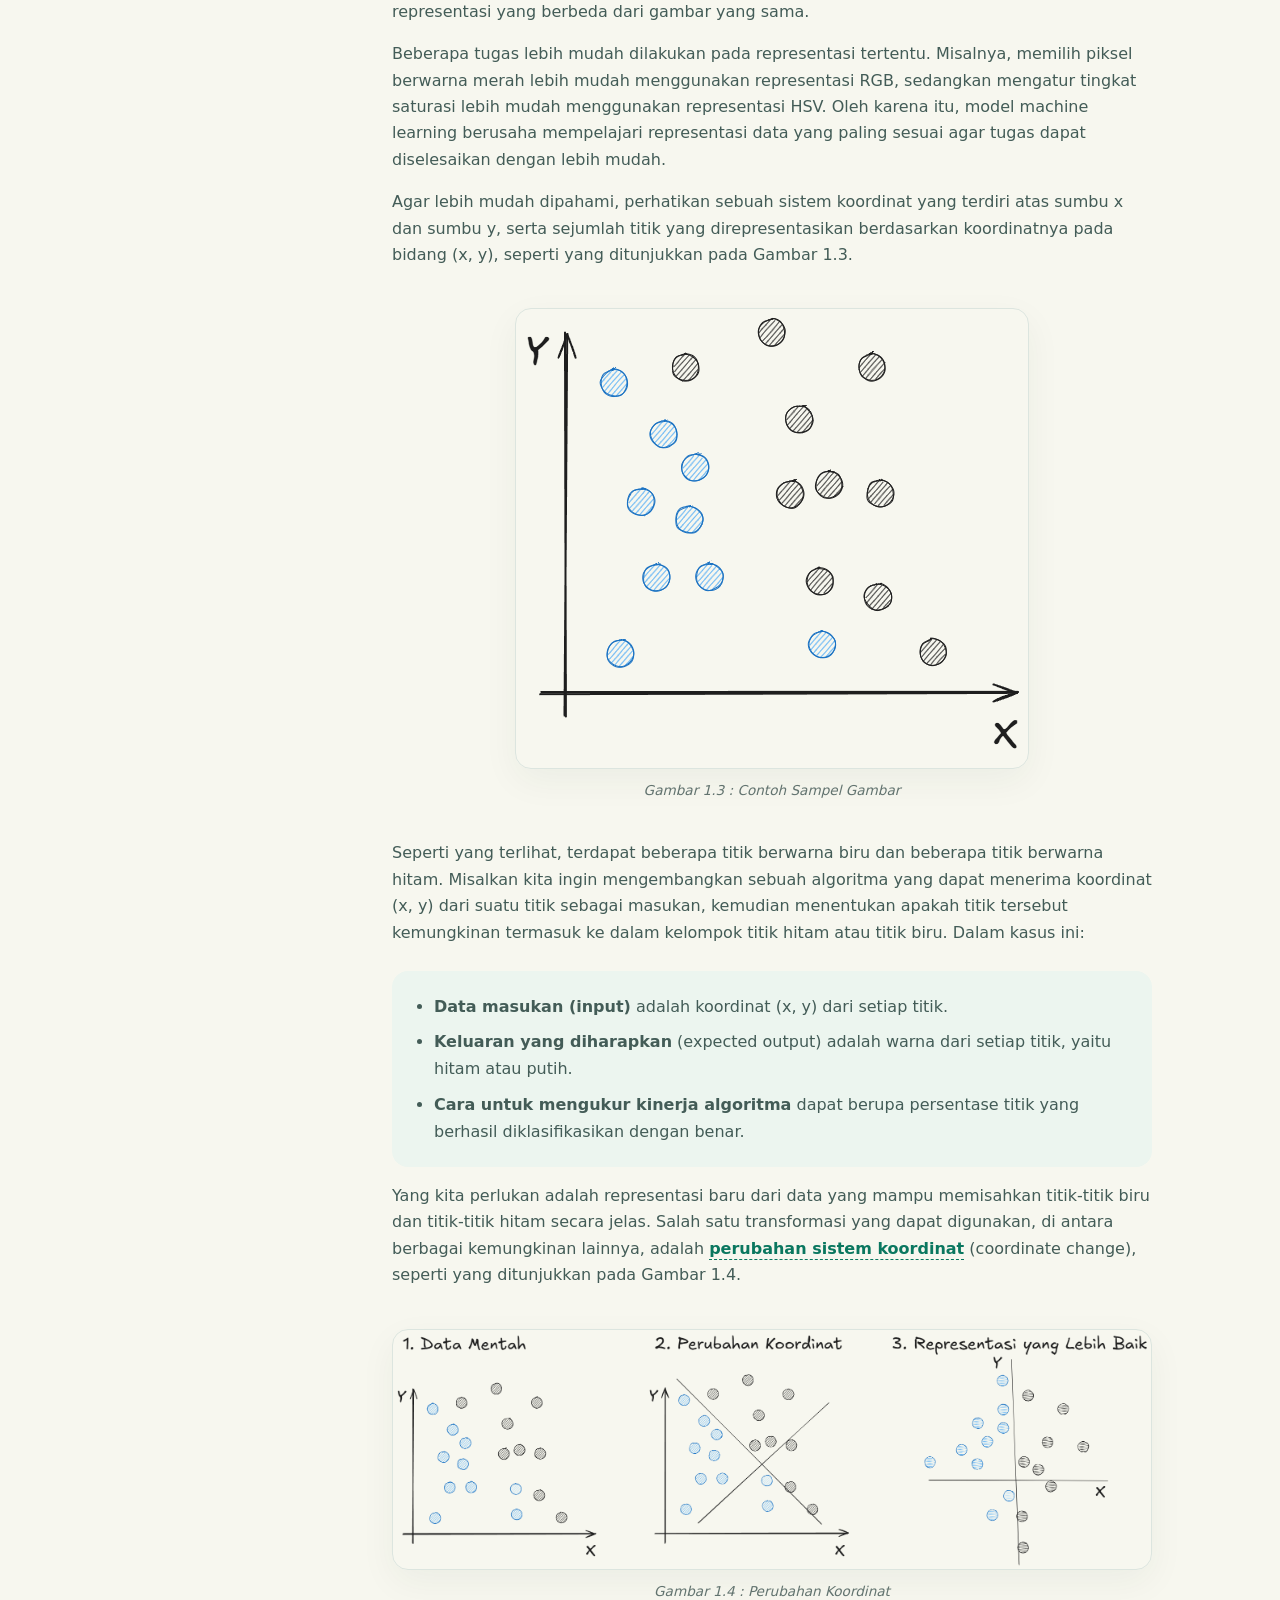
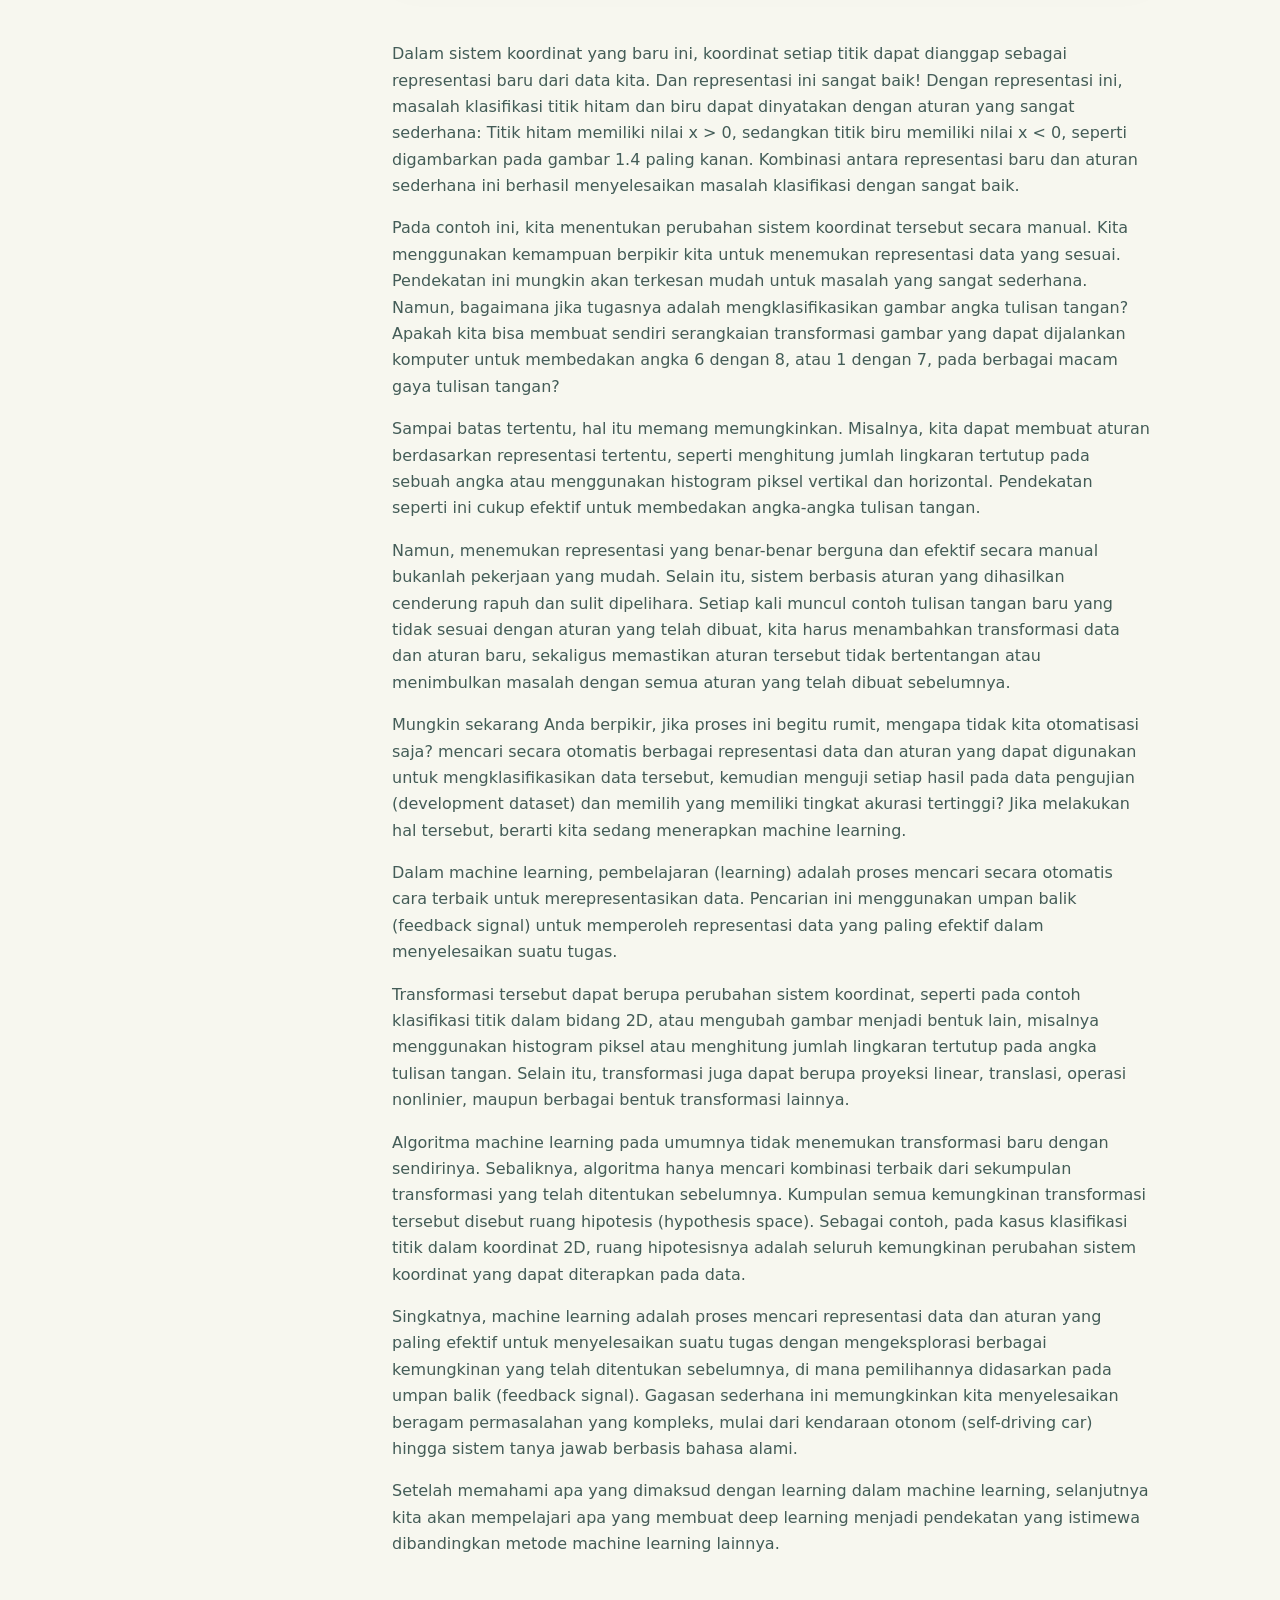
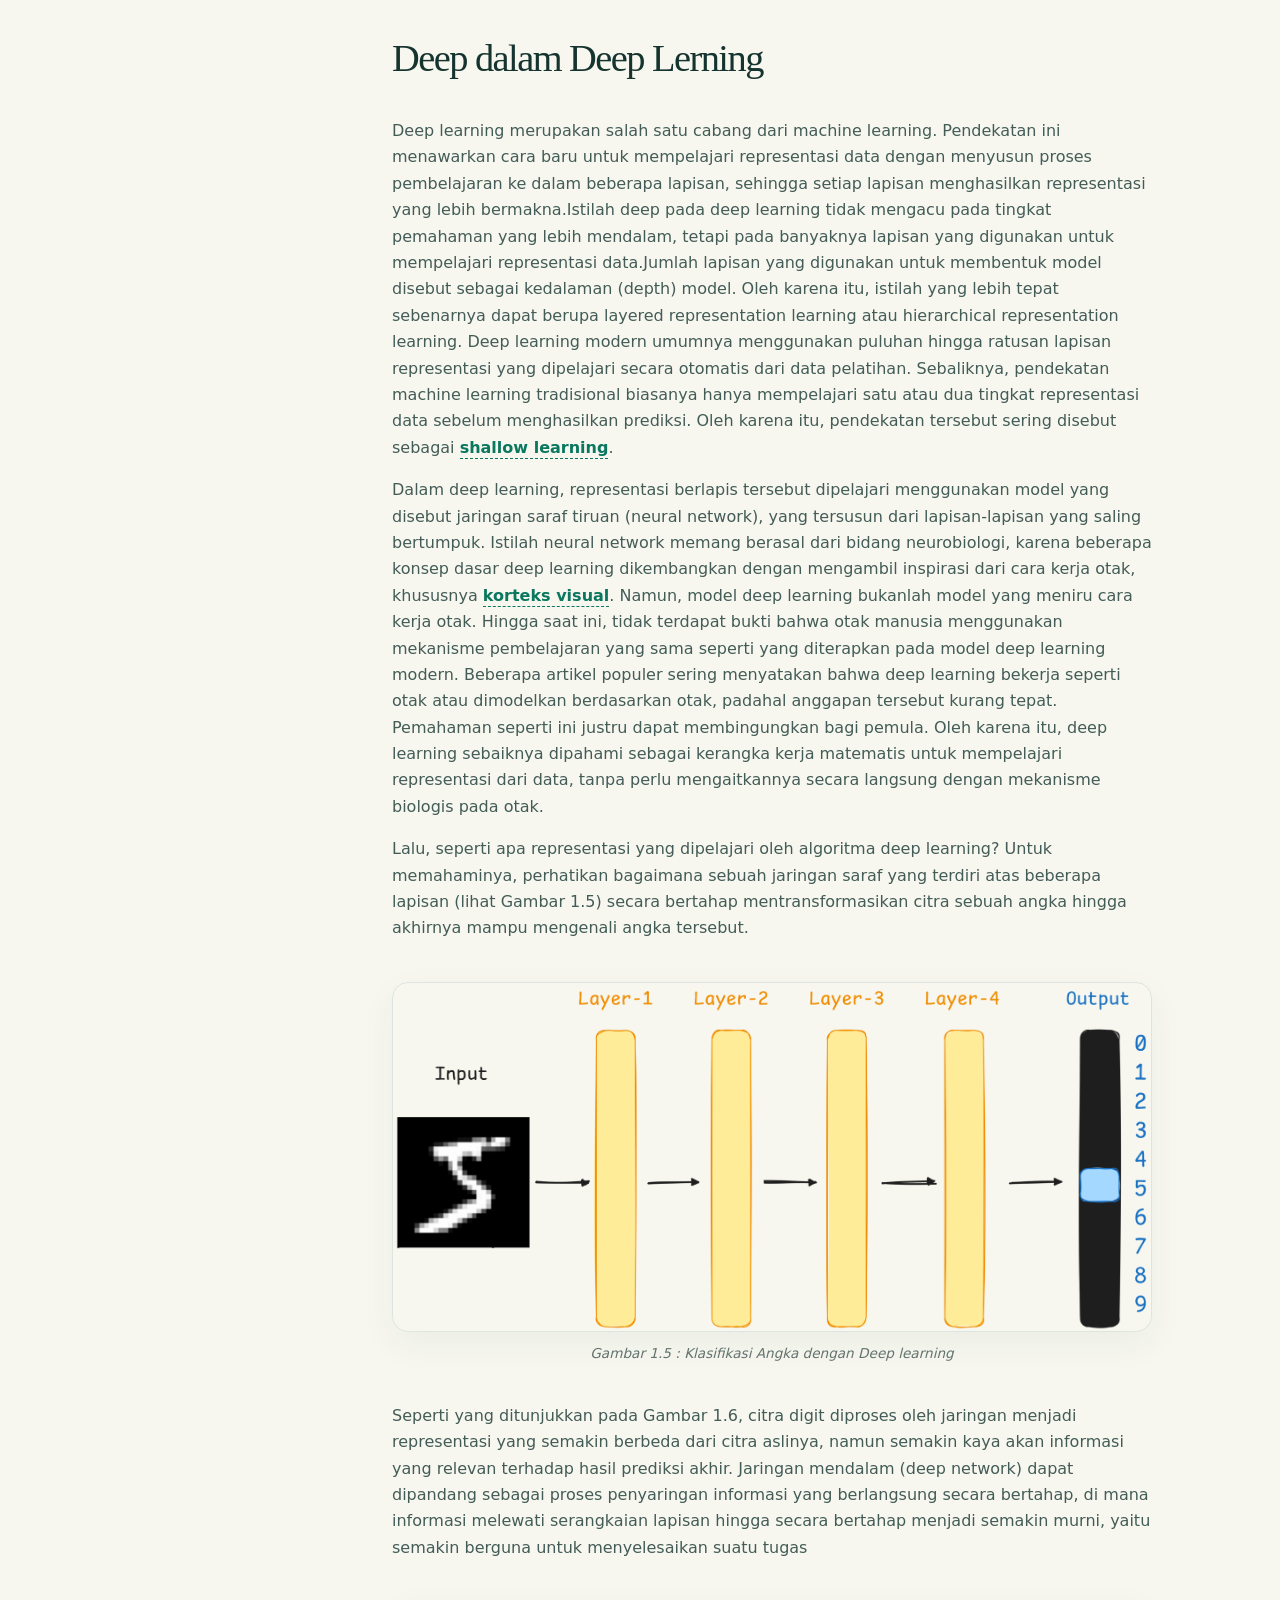
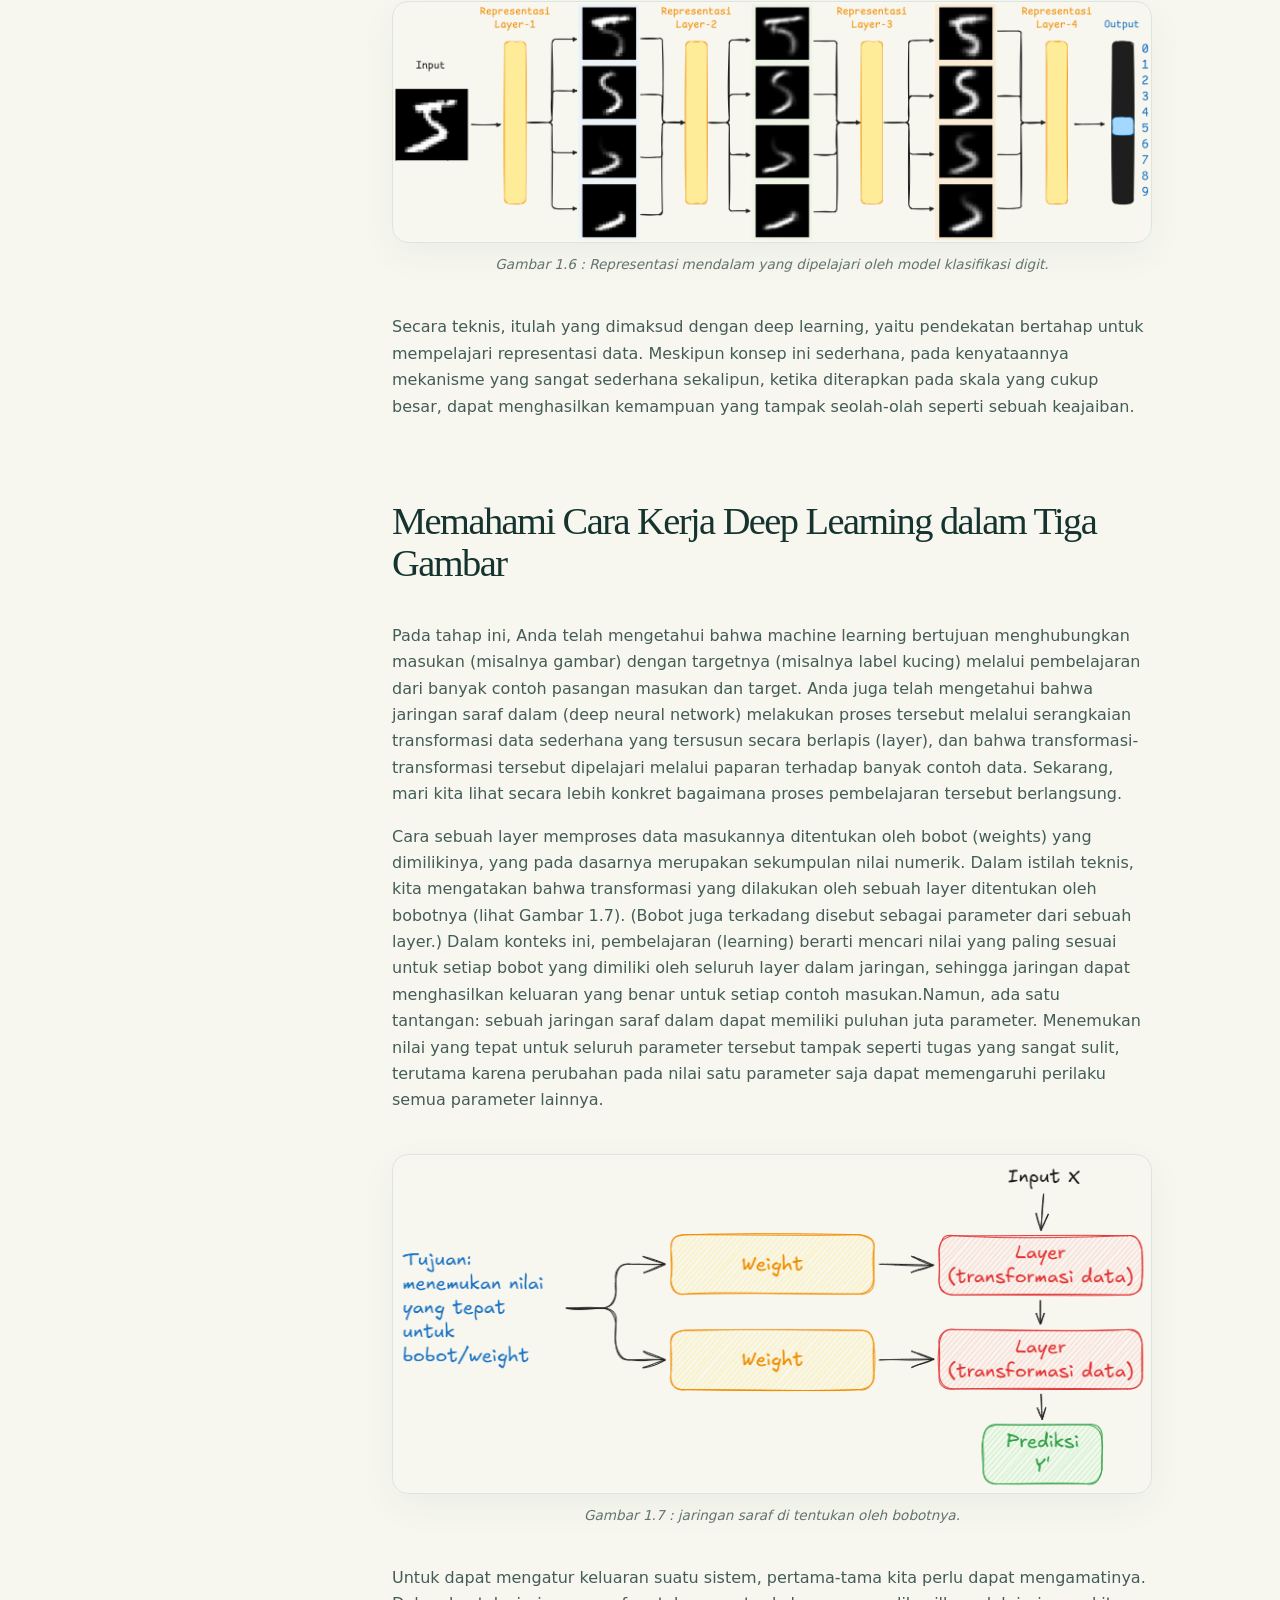
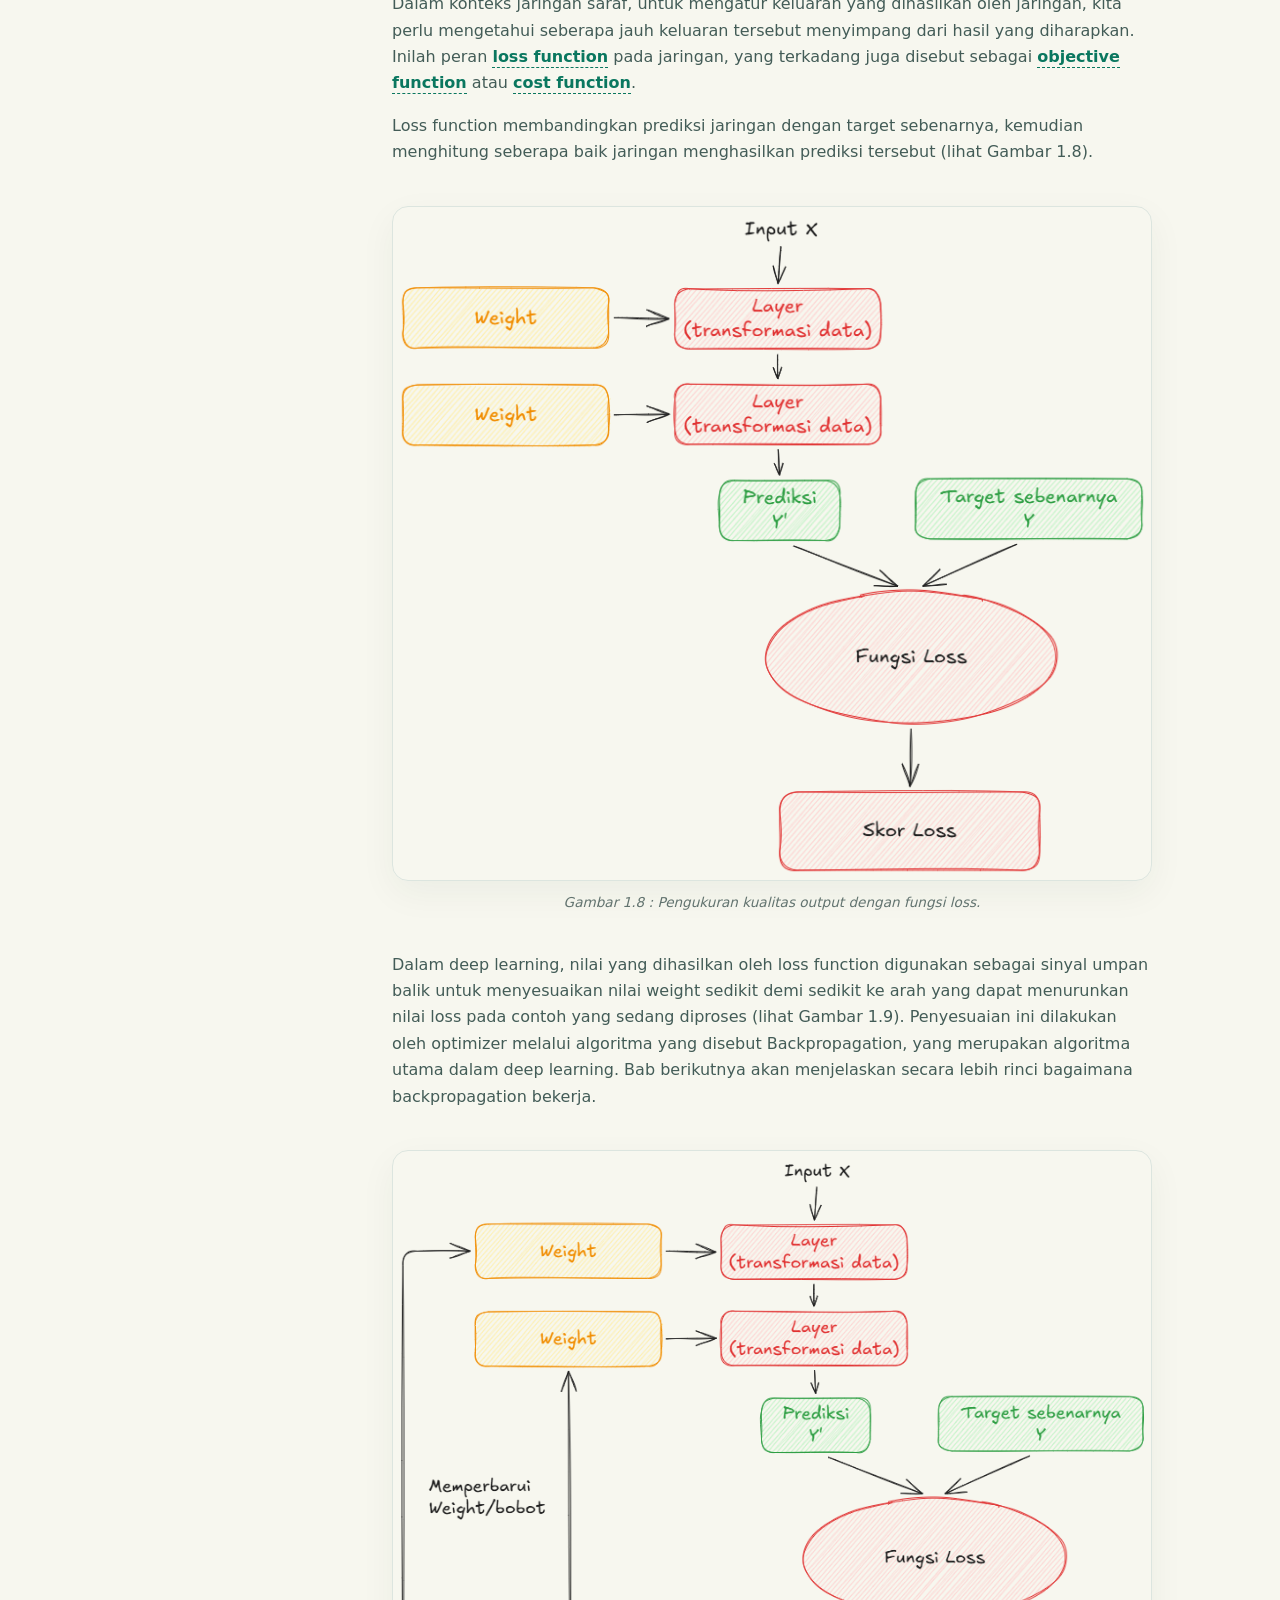
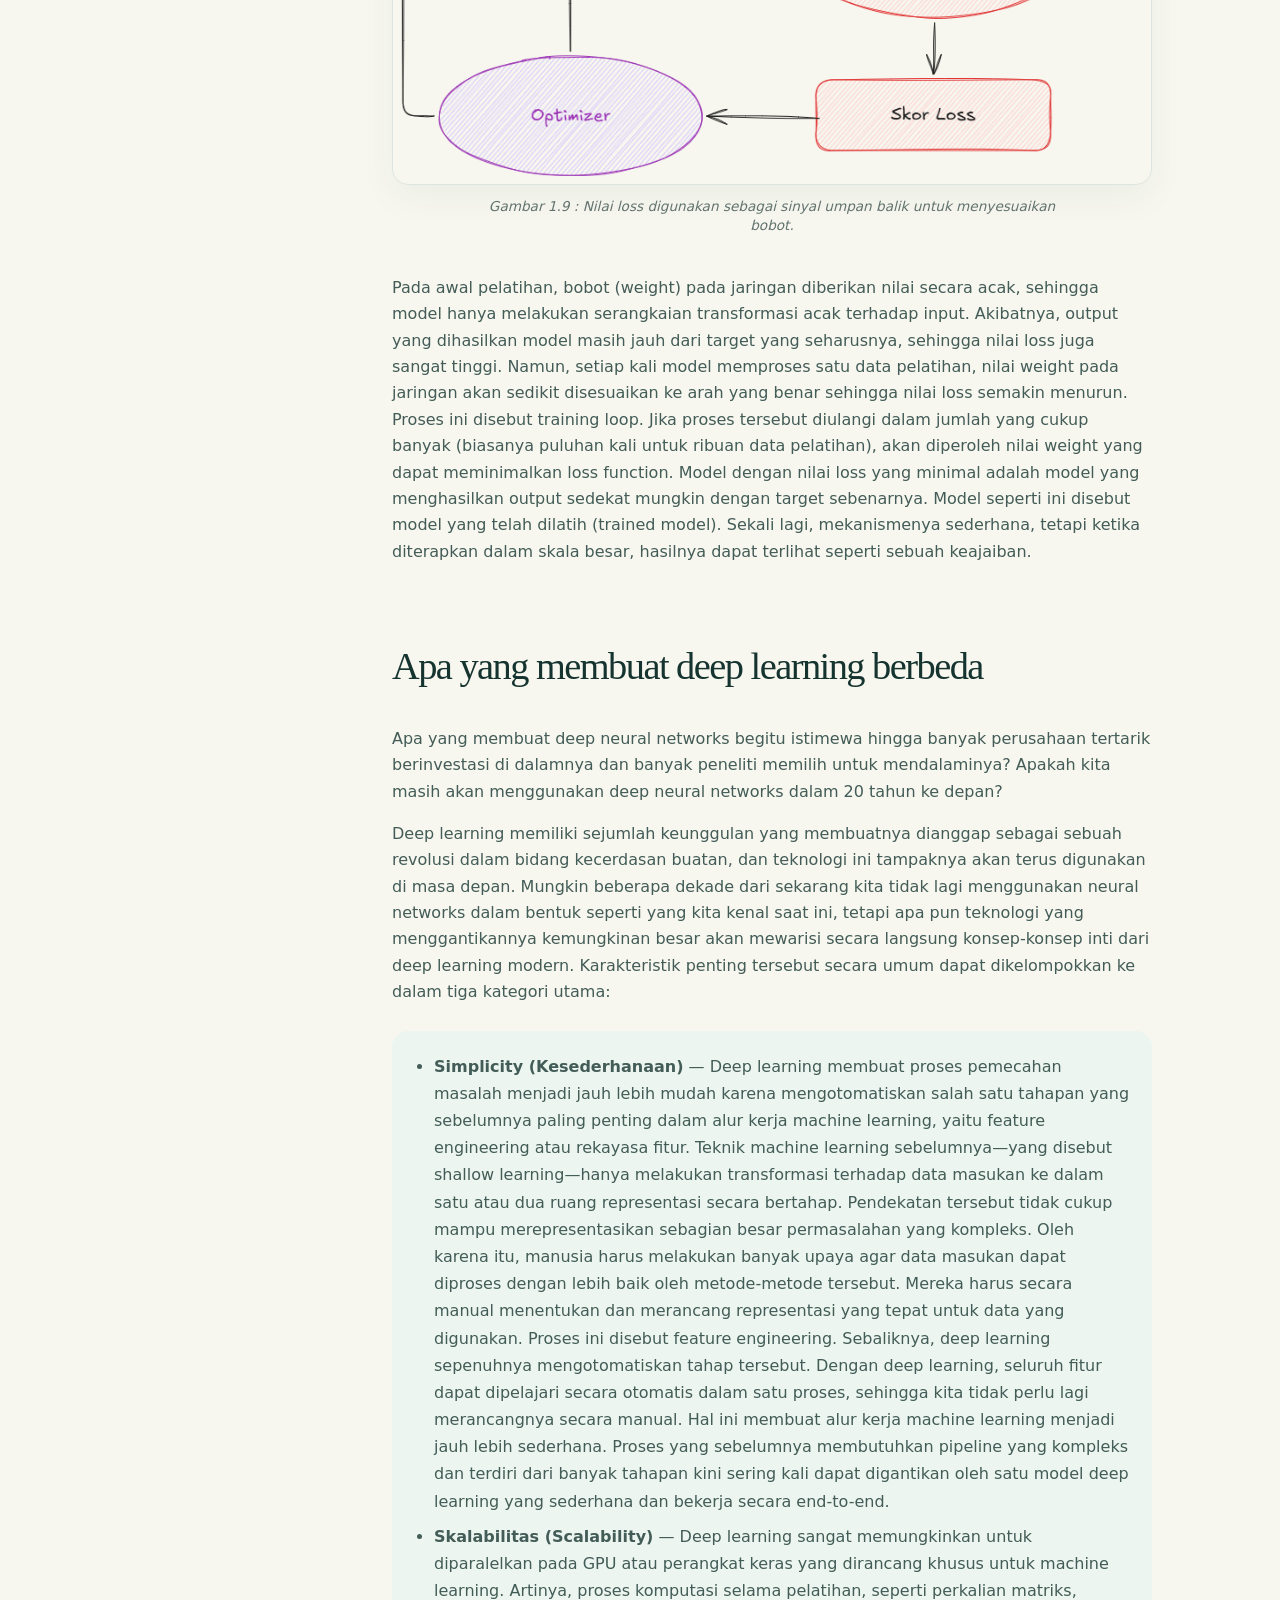
<file: baca.html>
<!doctype html>
<html lang="id">
<head>
  <meta charset="utf-8">
  <meta name="viewport" content="width=device-width, initial-scale=1">
  <meta name="description" content="Catatan belajar Deep Learning dengan Python dalam bahasa Indonesia.">
  <title>Membaca — Deep Learning dengan Python</title>
  <link rel="stylesheet" href="assets/prism/prism-vsc-dark-plus.min.css">
  <link rel="stylesheet" href="styles.css?v=1.6">
  <script src="assets/prism/prism.min.js" defer></script>
  <script src="assets/prism/prism-python.min.js" defer></script>
  <script src="assets/prism/prism-bash.min.js" defer></script>
  <script src="content/book-content.js?v=1.1" defer></script>
  <script src="baca.js?v=1.3" defer></script>
</head>
<body class="reader-body">
  <header class="site-header reader-header">
    <a class="brand" href="index.html" aria-label="Ke beranda">
      <span class="brand-mark">DL</span>
      <span>Deep Learning<br><small>catatan Indonesia</small></span>
    </a>
    <nav aria-label="Navigasi pembaca">
      <a href="index.html">← Beranda</a>
    </nav>
  </header>

  <main class="reader-container">
    <div class="reader-layout">
      <!-- Sidebar Navigasi -->
      <aside class="reader-sidebar" id="reader-sidebar">
        <!-- Toggle button for mobile -->
        <button class="sidebar-toggle-btn" id="sidebar-toggle" aria-expanded="false" aria-label="Toggle menu navigasi">
          Menu Navigasi
        </button>
        <div class="sidebar-content" id="sidebar-content">
          <section class="sidebar-group">
            <h4 class="sidebar-title">Daftar Bab</h4>
            <nav id="chapters-nav" aria-label="Daftar Bab"></nav>
          </section>
          <section class="sidebar-group" id="subchapters-group">
            <h4 class="sidebar-title">Isi Bab</h4>
            <nav id="subchapters-nav" aria-label="Isi Bab"></nav>
          </section>
        </div>
      </aside>

      <!-- Artikel Konten -->
      <div class="reader-content-wrapper">
        <article class="reader" id="chapter-content" aria-live="polite">
          <p class="loading-text">Memuat konten bab…</p>
        </article>

        <!-- Navigasi Bab (Prev/Next) -->
        <nav class="chapter-navigation" aria-label="Navigasi Bab" id="chapter-navigation"></nav>

        <footer>
          <p><strong>Catatan independen untuk pembelajaran.</strong> Bukan terjemahan resmi dan tidak menggantikan buku asli.</p>
          <p>Hak cipta materi asli milik François Chollet dan penerbit terkait.</p>
        </footer>
      </div>
    </div>
  </main>
</body>
</html>
</file>
<file: styles.css>
:root {
  --ink: #16342f;
  --muted: #62736f;
  --cream: #f7f7ef;
  --paper: #fffffb;
  --mint: #c9f3df;
  --mint-dark: #0a775f;
  --lime: #dfff79;
  --line: #dce5df;
  --shadow: 0 24px 60px rgba(24, 69, 58, .09);
}

* { box-sizing: border-box; }
html { scroll-behavior: smooth; }
body {
  margin: 0;
  color: var(--ink);
  background: var(--cream);
  font-family: Inter, ui-sans-serif, system-ui, -apple-system, BlinkMacSystemFont, "Segoe UI", sans-serif;
  line-height: 1.65;
}
a { color: inherit; }

.site-header {
  position: sticky;
  top: 0;
  z-index: 10;
  max-width: 1240px;
  margin: 0 auto;
  padding: 18px 32px;
  display: flex;
  align-items: center;
  justify-content: space-between;
  background: rgba(247, 247, 239, .9);
  backdrop-filter: blur(14px);
}
.brand { display: flex; align-items: center; gap: 11px; font-weight: 800; line-height: 1.05; text-decoration: none; }
.brand small { color: var(--muted); font-size: .67rem; font-weight: 600; }
.brand-mark { display: grid; place-items: center; width: 42px; height: 42px; border-radius: 50%; background: var(--ink); color: var(--lime); font-size: .8rem; }
nav { display: flex; align-items: center; gap: 28px; }
nav a { color: var(--muted); font-size: .88rem; font-weight: 700; text-decoration: none; }
nav a:hover { color: var(--mint-dark); }
.nav-button { padding: 10px 17px; border: 1px solid var(--ink); border-radius: 999px; color: var(--ink); }

main { max-width: 1240px; margin: 0 auto; padding: 20px 32px 80px; }
.hero {
  min-height: 620px;
  padding: clamp(44px, 8vw, 100px);
  display: grid;
  grid-template-columns: minmax(0, 1fr) 220px;
  align-items: end;
  gap: 60px;
  overflow: hidden;
  border-radius: 34px;
  background: var(--mint);
  position: relative;
}
.hero::after { content: ""; position: absolute; width: 420px; height: 420px; right: -190px; top: -190px; border: 80px solid rgba(255,255,255,.35); border-radius: 50%; }
.eyebrow { margin: 0 0 16px; color: var(--mint-dark); font-size: .73rem; font-weight: 800; letter-spacing: .14em; text-transform: uppercase; }
h1, h2, h3 { margin-top: 0; line-height: 1.1; letter-spacing: -.04em; }
h1 { margin-bottom: 26px; max-width: 820px; font-family: Georgia, serif; font-size: clamp(3.5rem, 7.4vw, 6.8rem); font-weight: 500; }
h1 span { color: var(--mint-dark); }
.hero-lead { max-width: 690px; margin: 0; color: #3f625a; font-size: clamp(1rem, 1.5vw, 1.2rem); }
.hero-actions { display: flex; gap: 12px; flex-wrap: wrap; margin-top: 34px; }
.button { display: inline-flex; align-items: center; gap: 20px; padding: 13px 20px; border-radius: 999px; font-size: .88rem; font-weight: 800; text-decoration: none; }
.primary { background: var(--ink); color: white; }
.primary:hover { background: var(--mint-dark); }
.secondary { border: 1px solid rgba(22,52,47,.3); }
.hero-note { position: relative; z-index: 1; display: grid; gap: 8px; padding: 22px; border: 1px solid rgba(22,52,47,.22); border-radius: 20px; color: #41665d; font-size: .82rem; }
.hero-note p { margin: 12px 0 0; color: var(--ink); font-size: 1rem; font-weight: 800; }
.note-number { font-family: Georgia, serif; font-size: 2.6rem; }
.note-line { height: 1px; margin: 8px 0; background: rgba(22,52,47,.2); }

.intro-grid { display: grid; grid-template-columns: 1fr 1fr; gap: 1px; margin: 90px 0; background: var(--line); border-block: 1px solid var(--line); }
.intro-grid article { padding: 42px clamp(20px, 5vw, 64px); background: var(--cream); }
.section-number { color: var(--mint-dark); font-family: Georgia, serif; font-size: 1rem; }
.intro-grid h2 { margin: 25px 0 14px; max-width: 430px; font-family: Georgia, serif; font-size: clamp(1.8rem, 3vw, 2.7rem); font-weight: 500; }
.intro-grid p { max-width: 480px; margin: 0; color: var(--muted); }

.chapters-section { padding: 72px clamp(20px, 5vw, 70px); border-radius: 30px; background: var(--ink); color: white; }
.section-heading { display: flex; align-items: end; justify-content: space-between; gap: 30px; margin-bottom: 40px; }
.section-heading h2 { margin: 0; font-family: Georgia, serif; font-size: clamp(2.5rem, 5vw, 4.5rem); font-weight: 500; }
.section-heading > p { color: #9fb8b1; }
.chapter-list { border-top: 1px solid #38534e; }
.chapter-item { display: grid; grid-template-columns: 60px 1fr auto; align-items: center; gap: 20px; padding: 27px 0; border-bottom: 1px solid #38534e; text-decoration: none; }
.chapter-item:hover .chapter-arrow { transform: translateX(5px); background: var(--lime); color: var(--ink); }
.chapter-index { color: #82a49b; font-family: Georgia, serif; font-size: 1.4rem; }
.chapter-item h3 { margin: 0 0 6px; font-size: clamp(1.1rem, 2vw, 1.5rem); letter-spacing: -.02em; }
.chapter-item p { margin: 0; color: #9fb8b1; font-size: .85rem; }
.chapter-arrow { display: grid; place-items: center; width: 42px; height: 42px; border: 1px solid #59716b; border-radius: 50%; transition: .2s ease; }
.chapter-item.is-disabled { opacity: .45; pointer-events: none; }

.reader-section { display: grid; grid-template-columns: 240px minmax(0, 1fr); gap: 70px; padding-top: 100px; }
.reader-nav { position: sticky; top: 100px; align-self: start; }
.reader-nav a { display: block; padding: 10px 0; border-bottom: 1px solid var(--line); color: var(--muted); font-size: .88rem; text-decoration: none; }
.reader-nav a:hover { color: var(--mint-dark); }
.reader {
  max-width: 760px;
  text-align: left !important;
}
.chapter-kicker { color: var(--mint-dark); font-weight: 800; text-align: left !important; }
.reader h2 { margin: 8px 0 20px; font-family: Georgia, serif; font-size: clamp(2.5rem, 5vw, 4.6rem); font-weight: 500; text-align: left !important; }
.chapter-summary { padding-bottom: 38px; border-bottom: 1px solid var(--line); color: var(--muted); font-size: 1.15rem; text-align: left !important; }
.subchapter { padding: 48px 0 16px; scroll-margin-top: 100px; }
.subchapter h3 { font-family: Georgia, serif; font-size: clamp(1.7rem, 3vw, 2.5rem); font-weight: 500; text-align: left !important; }
.subchapter p { color: #435c57; text-align: left !important; }
.key-points { margin: 25px 0 0; padding: 22px 22px 22px 42px; border-radius: 16px; background: #ecf5ef; text-align: left; }
ul.key-points { list-style-type: disc; }
ol.key-points { list-style-type: decimal; }
.key-points li { color: #435c57; margin-bottom: 8px; line-height: 1.7; }
.key-points li:last-child { margin-bottom: 0; }

.practice-card { margin-top: 48px; padding: 30px; border-radius: 22px; background: var(--lime); }
.practice-card h3 { margin-bottom: 10px; }
.practice-card p { margin: 0 0 20px; color: #3f5745; }
.practice-card .button { background: var(--ink); color: white; }
.practice-card.no-notebook { background: #edf1e8; border: 1px dashed #b9c8be; }
.practice-card.no-notebook h3 { margin-bottom: 8px; }

footer { max-width: 1176px; margin: 0 auto; padding: 36px 32px 60px; display: flex; justify-content: space-between; gap: 30px; border-top: 1px solid var(--line); color: var(--muted); font-size: .78rem; }
footer p { max-width: 470px; margin: 0; }

@media (max-width: 800px) {
  .site-header { padding: 14px 20px; }
  nav > a:not(.nav-button) { display: none; }
  main { padding: 10px 16px 60px; }
  .hero { min-height: auto; grid-template-columns: 1fr; padding: 48px 24px 28px; border-radius: 24px; }
  .hero-note { display: none; }
  h1 { font-size: clamp(3.1rem, 15vw, 5rem); }
  .intro-grid { grid-template-columns: 1fr; margin: 54px 0; }
  .chapters-section { padding: 48px 24px; border-radius: 24px; }
  .section-heading { align-items: start; flex-direction: column; }
  .chapter-item { grid-template-columns: 42px 1fr auto; gap: 10px; }
  .chapter-item p { display: none; }
  .reader-section { grid-template-columns: 1fr; gap: 32px; padding-top: 70px; }
  .reader-nav { position: static; }
  footer { flex-direction: column; padding-inline: 20px; }
}

@media (prefers-reduced-motion: reduce) { html { scroll-behavior: auto; } }

/* ==========================================================================
   Reader Layout Styles
   ========================================================================== */
.reader-body {
  background: var(--cream);
}

.reader-header {
  border-bottom: 1px solid var(--line);
  background: rgba(247, 247, 239, 0.95);
}

.reader-container {
  max-width: 1240px;
  margin: 0 auto;
  padding: 0 32px 80px;
}

.reader-layout {
  display: grid;
  grid-template-columns: 280px minmax(0, 1fr);
  gap: 60px;
  align-items: start;
  min-height: calc(100vh - 120px);
  margin-top: 30px;
}

/* Sidebar Styling */
.reader-sidebar {
  position: sticky;
  top: 100px;
  height: calc(100vh - 140px);
  overflow-y: auto;
  padding-right: 20px;
  border-right: 1px solid var(--line);
}

/* Custom scrollbar for sidebar */
.reader-sidebar::-webkit-scrollbar {
  width: 4px;
}
.reader-sidebar::-webkit-scrollbar-track {
  background: transparent;
}
.reader-sidebar::-webkit-scrollbar-thumb {
  background: var(--line);
  border-radius: 4px;
}
.reader-sidebar::-webkit-scrollbar-thumb:hover {
  background: var(--muted);
}

.sidebar-toggle-btn {
  display: none;
}

.sidebar-group {
  margin-bottom: 32px;
}

.sidebar-title {
  display: block;
  font-size: 0.72rem;
  font-weight: 800;
  text-transform: uppercase;
  letter-spacing: 0.12em;
  color: var(--muted);
  margin-bottom: 14px;
  border-bottom: 1px solid rgba(22, 52, 47, 0.08);
  padding-bottom: 6px;
}

/* Chapters Navigation in Sidebar */
#chapters-nav {
  display: flex;
  flex-direction: column;
  gap: 4px;
}

.sidebar-nav-item {
  display: flex;
  align-items: flex-start;
  gap: 12px;
  padding: 10px 14px;
  margin-inline: -14px;
  border-radius: 12px;
  text-decoration: none;
  color: var(--ink);
  transition: all 0.2s ease;
  font-size: 0.88rem;
}

.sidebar-nav-item:hover {
  background: rgba(22, 52, 47, 0.04);
  color: var(--mint-dark);
}

.sidebar-nav-item.is-active {
  background: var(--mint);
  color: var(--mint-dark);
  font-weight: 700;
}

.sidebar-nav-item.is-disabled {
  opacity: 0.35;
  pointer-events: none;
}

.sidebar-nav-num {
  font-family: Georgia, serif;
  font-size: 1.15rem;
  color: var(--mint-dark);
  font-weight: 500;
  line-height: 1.1;
  opacity: 0.8;
}

.sidebar-nav-item.is-active .sidebar-nav-num {
  opacity: 1;
}

.sidebar-nav-meta {
  display: flex;
  flex-direction: column;
  gap: 2px;
}

.sidebar-nav-title {
  line-height: 1.3;
}

.sidebar-nav-status {
  font-size: 0.68rem;
  font-weight: 800;
  color: var(--muted);
  text-transform: uppercase;
  letter-spacing: 0.05em;
  margin-top: 2px;
}

/* Subchapters Navigation in Sidebar */
#subchapters-nav {
  display: flex;
  flex-direction: column;
  gap: 2px;
  align-items: flex-start;
}

.sidebar-subnav-item {
  display: flex;
  align-items: flex-start;
  gap: 8px;
  padding: 8px 0;
  color: var(--muted);
  font-size: 0.84rem;
  text-decoration: none;
  transition: all 0.2s ease;
  text-align: left;
}

.sidebar-subnav-item:hover {
  color: var(--mint-dark);
  padding-left: 4px;
}

.subnav-dot {
  width: 4px;
  height: 4px;
  border-radius: 50%;
  background: var(--muted);
  transition: all 0.2s ease;
  opacity: 0.6;
  flex-shrink: 0;
  margin-top: 6px;
}

.sidebar-subnav-item:hover .subnav-dot {
  background: var(--mint-dark);
  transform: scale(1.5);
  opacity: 1;
}

/* Reader Content layout spacing adjustments */
.reader-content-wrapper {
  display: flex;
  flex-direction: column;
}

.reader-content-header {
  padding-bottom: 24px;
  border-bottom: 1px solid var(--line);
}

.loading-text {
  font-style: italic;
  color: var(--muted);
  padding: 40px 0;
}

.error-text {
  color: #c94a4a;
  font-weight: bold;
  padding: 40px 0;
}

/* Prev/Next Chapter Buttons */
.chapter-navigation {
  display: grid;
  grid-template-columns: 1fr 1fr;
  gap: 24px;
  margin: 64px 0 48px;
  padding-top: 48px;
  border-top: 1px solid var(--line);
}

.nav-btn {
  display: flex;
  flex-direction: column;
  padding: 24px;
  border: 1px solid var(--line);
  border-radius: 20px;
  text-decoration: none;
  background: var(--paper);
  transition: all 0.25s cubic-bezier(0.4, 0, 0.2, 1);
  box-shadow: 0 2px 8px rgba(22, 52, 47, 0.02);
}

.nav-btn:hover {
  border-color: var(--mint-dark);
  transform: translateY(-2px);
  box-shadow: 0 12px 30px rgba(10, 119, 95, 0.08);
}

.nav-btn.next {
  text-align: right;
  align-items: flex-end;
}

.nav-btn.prev {
  text-align: left;
  align-items: flex-start;
}

.nav-label {
  font-size: 0.7rem;
  font-weight: 800;
  text-transform: uppercase;
  letter-spacing: 0.1em;
  color: var(--mint-dark);
  margin-bottom: 8px;
}

.nav-title {
  font-family: Georgia, serif;
  font-size: 1.15rem;
  font-weight: 500;
  color: var(--ink);
  line-height: 1.3;
}

/* ==========================================================================
   Responsive Adaptations for Reader View
   ========================================================================== */
@media (max-width: 800px) {
  .reader-container {
    padding: 0 20px 60px;
  }

  .reader-layout {
    grid-template-columns: 1fr;
    gap: 30px;
    margin-top: 15px;
  }

  .reader-sidebar {
    position: static;
    height: auto;
    border-right: none;
    border-bottom: 1px solid var(--line);
    padding-bottom: 20px;
    padding-right: 0;
  }

  .sidebar-toggle-btn {
    display: block;
    width: 100%;
    padding: 14px;
    background: var(--ink);
    color: var(--lime);
    border: none;
    border-radius: 12px;
    font-weight: 800;
    font-size: 0.88rem;
    letter-spacing: 0.05em;
    text-transform: uppercase;
    cursor: pointer;
    transition: background 0.2s ease;
    text-align: center;
  }

  .sidebar-toggle-btn:hover {
    background: var(--mint-dark);
  }

  .sidebar-content {
    display: none;
    margin-top: 20px;
  }

  .reader-sidebar.is-open .sidebar-content {
    display: block;
    animation: readerSlideDown 0.3s ease-out forwards;
  }

  .sidebar-group {
    margin-bottom: 24px;
  }

  .chapter-navigation {
    grid-template-columns: 1fr;
    gap: 16px;
    margin: 48px 0 32px;
    padding-top: 32px;
  }

  .nav-btn.next {
    text-align: left;
    align-items: flex-start;
  }
}

@keyframes readerSlideDown {
  from {
    opacity: 0;
    transform: translateY(-10px);
  }
  to {
    opacity: 1;
    transform: translateY(0);
  }
}
/* Hyperlinks inside reader content */
.reader a {
  color: var(--mint-dark);
  text-decoration: underline;
  text-decoration-thickness: 1.5px;
  text-underline-offset: 3px;
  font-weight: 500;
  transition: color 0.2s ease, text-decoration-color 0.2s ease;
}
.reader a:hover {
  color: var(--ink);
  text-decoration-color: var(--ink);
}

/* Subheadings inside reader content */
.reader h4, .reader h5 {
  font-family: Georgia, serif;
  font-weight: 600;
  color: var(--ink);
  margin-top: 36px;
  margin-bottom: 12px;
  line-height: 1.3;
  text-align: left !important;
}
.reader h4 {
  font-size: clamp(1.25rem, 2.2vw, 1.6rem);
}
.reader h5 {
  font-size: clamp(1.05rem, 1.8vw, 1.25rem);
  color: var(--muted);
}

/* Figure and Image styles inside reader content */
.reader figure {
  margin: 40px 0;
  display: flex;
  flex-direction: column;
  align-items: center;
  gap: 12px;
}
.reader figure img {
  max-width: 100%;
  height: auto;
  border-radius: 16px;
  border: 1px solid var(--line);
  box-shadow: 0 12px 36px rgba(22, 52, 47, 0.05);
}
.reader figcaption {
  font-size: 0.85rem;
  color: var(--muted);
  font-style: italic;
  text-align: center;
  max-width: 80%;
  line-height: 1.4;
}

/* Quote / Blockquote Styles inside reader content */
.reader blockquote {
  margin: 28px 0;
  padding: 16px 24px;
  background: rgba(10, 119, 95, 0.04);
  border-left: 4px solid var(--mint-dark);
  border-radius: 0 12px 12px 0;
  font-style: italic;
}
.reader blockquote p {
  margin: 0;
  color: #2c443f;
  font-size: 1.05rem;
}

/* Glossary / Tooltip Styles */
.glossary-term {
  border-bottom: 1.5px dashed var(--mint-dark);
  color: var(--mint-dark);
  font-weight: 600;
  cursor: pointer;
  transition: all 0.2s ease;
  position: relative;
  padding-bottom: 1px;
}
.glossary-term:hover {
  background-color: rgba(10, 119, 95, 0.08);
  border-bottom-style: solid;
  border-radius: 4px;
  padding-inline: 4px;
  margin-inline: -4px;
}
.glossary-term:focus {
  outline: 2px solid var(--mint-dark);
  outline-offset: 2px;
  border-radius: 4px;
}

/* Glossary popover card style */
.glossary-popup {
  position: absolute;
  z-index: 100;
  max-width: 280px;
  background: var(--paper);
  border: 1px solid var(--line);
  border-radius: 12px;
  box-shadow: 0 10px 25px rgba(24, 69, 58, 0.15);
  padding: 14px 16px;
  font-size: 0.88rem;
  color: var(--ink);
  line-height: 1.45;
  display: block;
  visibility: visible;
  opacity: 1;
  transform: scale(1);
  transition: opacity 0.15s ease, transform 0.15s ease, visibility 0.15s ease;
}

.glossary-popup.hidden {
  opacity: 0;
  visibility: hidden;
  pointer-events: none;
  transform: scale(0.95);
}

.glossary-popup-content {
  position: relative;
  padding-right: 20px;
}

.glossary-popup-content p {
  margin: 0;
  color: var(--ink);
}

.glossary-popup-content strong {
  color: var(--mint-dark);
}

#glossary-popup-close {
  position: absolute;
  top: -4px;
  right: -8px;
  background: none;
  border: none;
  font-size: 1.2rem;
  color: var(--muted);
  cursor: pointer;
  padding: 4px;
  line-height: 1;
  transition: color 0.2s ease;
}

#glossary-popup-close:hover {
  color: var(--ink);
}

/* Popover Arrow pointing to term */
.glossary-popup::after {
  content: "";
  position: absolute;
  bottom: -6px;
  left: 50%;
  transform: translateX(-50%) rotate(45deg);
  width: 10px;
  height: 10px;
  background: var(--paper);
  border-right: 1px solid var(--line);
  border-bottom: 1px solid var(--line);
}

.glossary-popup.position-below::after {
  bottom: auto;
  top: -6px;
  border-right: none;
  border-bottom: none;
  border-left: 1px solid var(--line);
  border-top: 1px solid var(--line);
}

/* ==========================================================================
   Code Blocks and Inline Code (VS Code Dark Theme)
   ========================================================================== */

/* Inline Code */
code:not(pre code),
.inline-code {
  font-family: ui-monospace, SFMono-Regular, "SF Mono", Menlo, Consolas, "Liberation Mono", monospace;
  font-size: 0.88em;
  padding: 0.2em 0.45em;
  border-radius: 6px;
  background: rgba(10, 119, 95, 0.08) !important;
  color: #08614d !important;
  border: 1px solid rgba(10, 119, 95, 0.18);
  word-break: break-word;
}

/* Code Block Wrapper */
.code-block-wrapper {
  margin: 28px 0;
  border-radius: 12px;
  overflow: hidden;
  background: #1e1e1e;
  border: 1px solid #333333;
  box-shadow: 0 12px 36px rgba(0, 0, 0, 0.22);
}

/* Header with Language badge & Copy button (VS Code Dark Tab style) */
.code-block-header {
  display: flex;
  align-items: center;
  justify-content: space-between;
  padding: 8px 16px;
  background: #252526;
  border-bottom: 1px solid #1e1e1e;
}

.code-block-lang {
  font-family: ui-monospace, SFMono-Regular, "SF Mono", Menlo, Consolas, monospace;
  font-size: 0.72rem;
  font-weight: 700;
  color: #9cdcfe;
  text-transform: uppercase;
  letter-spacing: 0.08em;
}

/* Copy button */
.code-copy-btn {
  display: inline-flex;
  align-items: center;
  gap: 6px;
  padding: 4px 10px;
  font-size: 0.75rem;
  font-weight: 600;
  font-family: Inter, ui-sans-serif, system-ui, sans-serif;
  color: #cccccc;
  background: #2d2d2d;
  border: 1px solid #3e3e42;
  border-radius: 6px;
  cursor: pointer;
  transition: all 0.2s ease;
  line-height: 1.2;
}

.code-copy-btn:hover {
  background: #3e3e42;
  color: #ffffff;
  border-color: #555555;
}

.code-copy-btn.copied {
  background: var(--mint-dark);
  color: #ffffff;
  border-color: var(--mint-dark);
}

.code-copy-btn .copy-icon {
  flex-shrink: 0;
}

/* Code Content Pre (VS Code Editor Area) */
pre.code-block,
.reader pre[class*="language-"],
.reader pre {
  margin: 0 !important;
  padding: 18px 20px !important;
  background: #1e1e1e !important;
  overflow-x: auto;
  font-family: Menlo, Monaco, Consolas, "SF Mono", "Liberation Mono", "Courier New", monospace !important;
  font-size: 0.92rem !important;
  line-height: 1.6 !important;
  color: #d4d4d4 !important;
  tab-size: 4 !important;
  -webkit-overflow-scrolling: touch;
  border-radius: 0 !important;
  border: none !important;
}

pre.code-block code,
.reader pre code {
  font-family: inherit !important;
  font-size: inherit !important;
  background: transparent !important;
  padding: 0 !important;
  border: none !important;
  border-radius: 0 !important;
}

/* Scrollbar for code blocks (VS Code scrollbar style) */
pre.code-block::-webkit-scrollbar,
.reader pre::-webkit-scrollbar {
  height: 8px;
  width: 8px;
}

pre.code-block::-webkit-scrollbar-track,
.reader pre::-webkit-scrollbar-track {
  background: #1e1e1e;
}

pre.code-block::-webkit-scrollbar-thumb,
.reader pre::-webkit-scrollbar-thumb {
  background: #424242;
  border-radius: 4px;
}

pre.code-block::-webkit-scrollbar-thumb:hover,
.reader pre::-webkit-scrollbar-thumb:hover {
  background: #4f4f4f;
}
</file>
